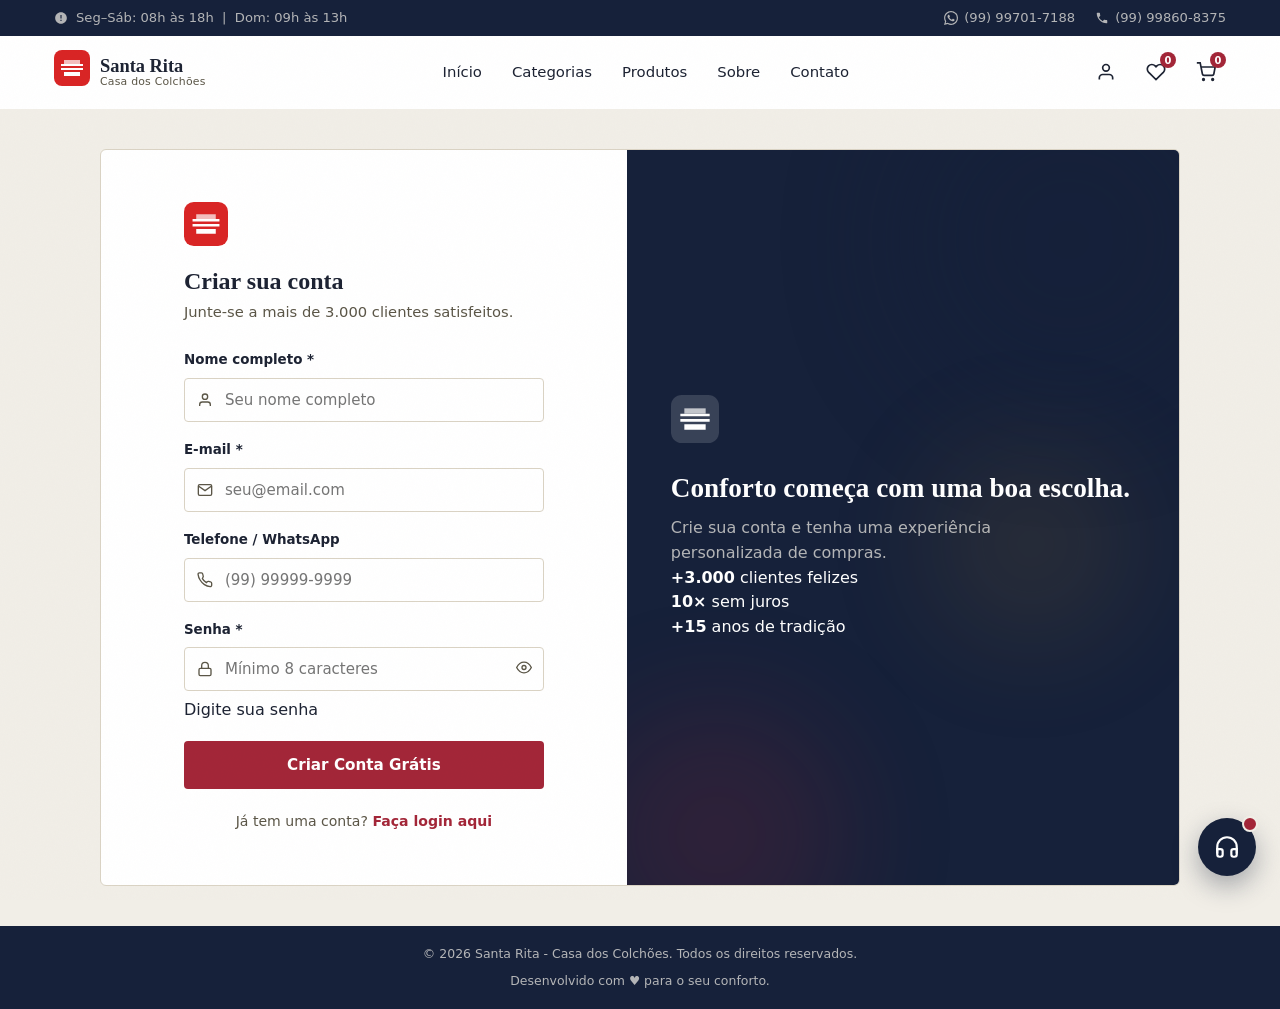
<file: cadastro.html>
<!DOCTYPE html>
<html lang="pt-BR">
<head>
  <meta charset="UTF-8" />
  <meta name="viewport" content="width=device-width, initial-scale=1.0" />
  <meta name="description" content="Criar conta — Santa Rita - Casa dos Colchões" />
  <title>Cadastro — Santa Rita - Casa dos Colchões</title>
  <link rel="preconnect" href="https://fonts.googleapis.com" />
  <link rel="preconnect" href="https://fonts.gstatic.com" crossorigin />
  <link href="https://fonts.googleapis.com/css2?family=Playfair+Display:wght@400;600;700&family=Inter:wght@300;400;500;600&display=swap" rel="stylesheet" />
  <link rel="stylesheet" href="style.css" />
  <link rel="stylesheet" href="enhancements.css" />
</head>
<body class="auth-page">

  <!-- ===== TOPBAR ===== -->
  <div class="topbar" role="banner" aria-label="Informações de atendimento">
    <div class="topbar__inner container">
      <span class="topbar__msg">
        <svg aria-hidden="true" width="14" height="14" viewBox="0 0 24 24" fill="currentColor"><path d="M12 2C6.48 2 2 6.48 2 12s4.48 10 10 10 10-4.48 10-10S17.52 2 12 2zm1 15h-2v-2h2v2zm0-4h-2V7h2v6z"/></svg>
        Seg–Sáb: 08h às 18h &nbsp;|&nbsp; Dom: 09h às 13h
      </span>
      <div class="topbar__contacts">
        <a href="https://wa.me/5599701-7188" class="topbar__phone" target="_blank" rel="noopener" aria-label="WhatsApp de vendas">
          <svg aria-hidden="true" width="14" height="14" viewBox="0 0 24 24" fill="currentColor"><path d="M17.472 14.382c-.297-.149-1.758-.867-2.03-.967-.273-.099-.471-.148-.67.15-.197.297-.767.966-.94 1.164-.173.199-.347.223-.644.075-.297-.15-1.255-.463-2.39-1.475-.883-.788-1.48-1.761-1.653-2.059-.173-.297-.018-.458.13-.606.134-.133.298-.347.446-.52.149-.174.198-.298.298-.497.099-.198.05-.371-.025-.52-.075-.149-.669-1.612-.916-2.207-.242-.579-.487-.5-.669-.51-.173-.008-.371-.01-.57-.01-.198 0-.52.074-.792.372-.272.297-1.04 1.016-1.04 2.479 0 1.462 1.065 2.875 1.213 3.074.149.198 2.096 3.2 5.077 4.487.709.306 1.262.489 1.694.625.712.227 1.36.195 1.871.118.571-.085 1.758-.719 2.006-1.413.248-.694.248-1.289.173-1.413-.074-.124-.272-.198-.57-.347m-5.421 7.403h-.004a9.87 9.87 0 01-5.031-1.378l-.361-.214-3.741.982.998-3.648-.235-.374a9.86 9.86 0 01-1.51-5.26c.001-5.45 4.436-9.884 9.888-9.884 2.64 0 5.122 1.03 6.988 2.898a9.825 9.825 0 012.893 6.994c-.003 5.45-4.437 9.884-9.885 9.884m8.413-18.297A11.815 11.815 0 0012.05 0C5.495 0 .16 5.335.157 11.892c0 2.096.547 4.142 1.588 5.945L.057 24l6.305-1.654a11.882 11.882 0 005.683 1.448h.005c6.554 0 11.89-5.335 11.893-11.893A11.821 11.821 0 0020.893 3.488"/></svg>
          (99) 99701-7188
        </a>
        <a href="tel:5599860-8375" class="topbar__phone" aria-label="Telefone da loja">
          <svg aria-hidden="true" width="14" height="14" viewBox="0 0 24 24" fill="currentColor"><path d="M6.62 10.79c1.44 2.83 3.76 5.14 6.59 6.59l2.2-2.2c.27-.27.67-.36 1.02-.24 1.12.37 2.33.57 3.57.57.55 0 1 .45 1 1V20c0 .55-.45 1-1 1-9.39 0-17-7.61-17-17 0-.55.45-1 1-1h3.5c.55 0 1 .45 1 1 0 1.25.2 2.45.57 3.57.11.35.03.74-.25 1.02l-2.2 2.2z"/></svg>
          (99) 99860-8375
        </a>
      </div>
    </div>
  </div>

  <!-- ===== HEADER ===== -->
  <header class="header" id="header" role="banner">
    <div class="header__inner container">
      <a href="index.html" class="header__logo" aria-label="Santa Rita - Casa dos Colchões - Página inicial">
        <span class="logo__icon" aria-hidden="true">
          <svg width="36" height="36" viewBox="0 0 36 36" fill="none">
            <rect width="36" height="36" rx="8" fill="#D92525"/>
            <path d="M7 14h22v2H7zM7 18h22v2H7zM10 22h16v4H10z" fill="white"/>
            <path d="M10 10h16v4H10z" fill="white" opacity=".7"/>
          </svg>
        </span>
        <span class="logo__text">
          <strong>Santa Rita</strong>
          <small>Casa dos Colchões</small>
        </span>
      </a>

      <nav class="header__nav" id="main-nav" aria-label="Navegação principal">
        <ul class="nav__list" role="list">
          <li><a href="index.html" class="nav__link">Início</a></li>
          <li><a href="index.html#categorias" class="nav__link">Categorias</a></li>
          <li><a href="index.html#vitrine" class="nav__link">Produtos</a></li>
          <li><a href="index.html#sobre" class="nav__link">Sobre</a></li>
          <li><a href="index.html#contato" class="nav__link">Contato</a></li>
          <li id="nav-dashboard-item" style="display:none"><a href="dashboard.html" class="nav__link nav__link--dash">Dashboard</a></li>
        </ul>
      </nav>

      <div class="header__actions" role="toolbar" aria-label="Ações do usuário">
        <div id="header-user-area"></div>
        <button class="action-btn" id="btn-favoritos" aria-label="Meus favoritos">
          <svg width="20" height="20" viewBox="0 0 24 24" fill="none" stroke="currentColor" stroke-width="2" aria-hidden="true"><path d="M20.84 4.61a5.5 5.5 0 0 0-7.78 0L12 5.67l-1.06-1.06a5.5 5.5 0 0 0-7.78 7.78l1.06 1.06L12 21.23l7.78-7.78 1.06-1.06a5.5 5.5 0 0 0 0-7.78z"/></svg>
          <span class="badge" id="badge-favoritos" aria-live="polite">0</span>
        </button>
        <button class="action-btn" id="btn-carrinho" aria-label="Carrinho de compras">
          <svg width="20" height="20" viewBox="0 0 24 24" fill="none" stroke="currentColor" stroke-width="2" aria-hidden="true"><circle cx="9" cy="21" r="1"/><circle cx="20" cy="21" r="1"/><path d="M1 1h4l2.68 13.39a2 2 0 0 0 2 1.61h9.72a2 2 0 0 0 2-1.61L23 6H6"/></svg>
          <span class="badge" id="badge-carrinho" aria-live="polite">0</span>
        </button>
        <button class="hamburger" id="hamburger" aria-label="Abrir menu" aria-expanded="false" aria-controls="main-nav">
          <span></span><span></span><span></span>
        </button>
      </div>
    </div>
  </header>

  <!-- ===== CONTEÚDO PRINCIPAL ===== -->
  <main class="auth-main" id="main-content">
    <div class="auth-split auth-split--reverse">

      <!-- Formulário -->
      <div class="auth-split__form">
        <div class="auth-form-wrap">
          <div class="auth-form__header">
            <div class="auth-form__logo" aria-hidden="true">
              <svg width="44" height="44" viewBox="0 0 36 36" fill="none">
                <rect width="36" height="36" rx="8" fill="#D92525"/>
                <path d="M7 14h22v2H7zM7 18h22v2H7zM10 22h16v4H10z" fill="white"/>
                <path d="M10 10h16v4H10z" fill="white" opacity=".7"/>
              </svg>
            </div>
            <h1 class="auth-form__titulo">Criar sua conta</h1>
            <p class="auth-form__sub">Junte-se a mais de 3.000 clientes satisfeitos.</p>
          </div>

          <form class="auth-form" id="form-cadastro-page" novalidate>

            <div class="field">
              <label for="cp-nome" class="field__label">Nome completo <span class="field__obrig" aria-hidden="true">*</span></label>
              <div class="field__wrap">
                <svg class="field__icon" width="16" height="16" viewBox="0 0 24 24" fill="none" stroke="currentColor" stroke-width="2" aria-hidden="true"><path d="M20 21v-2a4 4 0 0 0-4-4H8a4 4 0 0 0-4 4v2"/><circle cx="12" cy="7" r="4"/></svg>
                <input type="text" id="cp-nome" class="field__input field__input--icon" placeholder="Seu nome completo" autocomplete="name" required />
              </div>
            </div>

            <div class="field">
              <label for="cp-email" class="field__label">E-mail <span class="field__obrig" aria-hidden="true">*</span></label>
              <div class="field__wrap">
                <svg class="field__icon" width="16" height="16" viewBox="0 0 24 24" fill="none" stroke="currentColor" stroke-width="2" aria-hidden="true"><path d="M4 4h16c1.1 0 2 .9 2 2v12c0 1.1-.9 2-2 2H4c-1.1 0-2-.9-2-2V6c0-1.1.9-2 2-2z"/><polyline points="22,6 12,13 2,6"/></svg>
                <input type="email" id="cp-email" class="field__input field__input--icon" placeholder="seu@email.com" autocomplete="email" required />
              </div>
            </div>

            <div class="field">
              <label for="cp-tel" class="field__label">Telefone / WhatsApp</label>
              <div class="field__wrap">
                <svg class="field__icon" width="16" height="16" viewBox="0 0 24 24" fill="none" stroke="currentColor" stroke-width="2" aria-hidden="true"><path d="M22 16.92v3a2 2 0 0 1-2.18 2 19.79 19.79 0 0 1-8.63-3.07A19.5 19.5 0 0 1 4.69 12 19.79 19.79 0 0 1 1.61 3.5 2 2 0 0 1 3.6 1.3h3a2 2 0 0 1 2 1.72 12.84 12.84 0 0 0 .7 2.81 2 2 0 0 1-.45 2.11L8.09 9.91a16 16 0 0 0 6 6l1.27-1.27a2 2 0 0 1 2.11-.45 12.84 12.84 0 0 0 2.81.7A2 2 0 0 1 22 16.92z"/></svg>
                <input type="tel" id="cp-tel" class="field__input field__input--icon" placeholder="(99) 99999-9999" autocomplete="tel" />
              </div>
            </div>

            <div class="field">
              <label for="cp-senha" class="field__label">Senha <span class="field__obrig" aria-hidden="true">*</span></label>
              <div class="field__wrap">
                <svg class="field__icon" width="16" height="16" viewBox="0 0 24 24" fill="none" stroke="currentColor" stroke-width="2" aria-hidden="true"><rect x="3" y="11" width="18" height="11" rx="2" ry="2"/><path d="M7 11V7a5 5 0 0 1 10 0v4"/></svg>
                <input type="password" id="cp-senha" class="field__input field__input--icon" placeholder="Mínimo 8 caracteres" autocomplete="new-password" required minlength="8" />
                <button type="button" class="field__toggle-pw" id="cp-toggle-pw" aria-label="Mostrar/ocultar senha" tabindex="-1">
                  <svg width="16" height="16" viewBox="0 0 24 24" fill="none" stroke="currentColor" stroke-width="2" aria-hidden="true"><path d="M1 12s4-8 11-8 11 8 11 8-4 8-11 8-11-8-11-8z"/><circle cx="12" cy="12" r="3"/></svg>
                </button>
              </div>
              <!-- Barra de força da senha -->
              <div class="pwd-strength" id="pwd-strength" aria-live="polite">
                <div class="pwd-strength__bar">
                  <div class="pwd-strength__fill" id="pwd-fill"></div>
                </div>
                <span class="pwd-strength__label" id="pwd-label">Digite sua senha</span>
              </div>
            </div>

            <div class="auth-form__msg" id="cp-msg" role="alert" aria-live="polite" hidden></div>

            <button type="submit" class="btn btn--primario btn--full" id="cp-submit">
              Criar Conta Grátis
            </button>
          </form>

          <p class="auth-form__redirecionar">
            Já tem uma conta?
            <a href="login.html" class="auth-form__link">Faça login aqui</a>
          </p>
        </div>
      </div>

      <!-- Painel Visual -->
      <div class="auth-split__visual" aria-hidden="true">
        <div class="auth-split__visual-inner">
          <div class="auth-visual__badge">
            <svg width="48" height="48" viewBox="0 0 36 36" fill="none">
              <rect width="36" height="36" rx="8" fill="rgba(255,255,255,0.15)"/>
              <path d="M7 14h22v2H7zM7 18h22v2H7zM10 22h16v4H10z" fill="white"/>
              <path d="M10 10h16v4H10z" fill="white" opacity=".7"/>
            </svg>
          </div>
          <h2 class="auth-visual__titulo">Conforto começa com uma boa escolha.</h2>
          <p class="auth-visual__sub">Crie sua conta e tenha uma experiência personalizada de compras.</p>
          <div class="auth-visual__stats">
            <div class="auth-stat">
              <strong>+3.000</strong>
              <span>clientes felizes</span>
            </div>
            <div class="auth-stat">
              <strong>10×</strong>
              <span>sem juros</span>
            </div>
            <div class="auth-stat">
              <strong>+15</strong>
              <span>anos de tradição</span>
            </div>
          </div>
        </div>
      </div>
    </div>
  </main>

  <!-- ===== FOOTER ===== -->
  <footer class="footer footer--compact" role="contentinfo">
    <div class="container footer__bottom-inner">
      <p>&copy; <span class="ano-footer"></span> Santa Rita - Casa dos Colchões. Todos os direitos reservados.</p>
      <p>Desenvolvido com <span aria-label="amor">♥</span> para o seu conforto.</p>
    </div>
  </footer>

  <!-- ===== TOAST ===== -->
  <div class="toast-container" id="toast-container" aria-live="polite" aria-atomic="true"></div>

  <script src="script.js"></script>
  <script src="enhancements.js"></script>
  <script>
    document.addEventListener('DOMContentLoaded', () => {
      document.querySelectorAll('.ano-footer').forEach(el => el.textContent = new Date().getFullYear());
      initHeaderAuth();
      initHeaderNav();

      // Toggle senha
      document.getElementById('cp-toggle-pw')?.addEventListener('click', () => {
        const input = document.getElementById('cp-senha');
        input.type = input.type === 'password' ? 'text' : 'password';
      });

      // Barra de força da senha
      document.getElementById('cp-senha')?.addEventListener('input', (e) => {
        const v = e.target.value;
        const fill = document.getElementById('pwd-fill');
        const label = document.getElementById('pwd-label');
        let forca = 0;
        if (v.length >= 8) forca++;
        if (/[A-Z]/.test(v)) forca++;
        if (/[0-9]/.test(v)) forca++;
        if (/[^A-Za-z0-9]/.test(v)) forca++;

        const niveis = ['', 'Fraca', 'Razoável', 'Boa', 'Forte'];
        const cores  = ['', '#EF4444', '#F59E0B', '#3B82F6', '#22C55E'];

        fill.style.width = v.length ? `${forca * 25}%` : '0';
        fill.style.background = cores[forca] || 'transparent';
        label.textContent = v.length ? niveis[forca] || 'Fraca' : 'Digite sua senha';
      });

      // Submit cadastro
      document.getElementById('form-cadastro-page')?.addEventListener('submit', async (e) => {
        e.preventDefault();
        const nome  = document.getElementById('cp-nome').value.trim();
        const email = document.getElementById('cp-email').value.trim();
        const tel   = document.getElementById('cp-tel').value.trim();
        const senha = document.getElementById('cp-senha').value;
        const msg   = document.getElementById('cp-msg');
        const btn   = document.getElementById('cp-submit');

        if (!nome || !email || !senha) {
          exibirMensagemForm(msg, 'Preencha os campos obrigatórios (*).', 'erro'); return;
        }
        if (senha.length < 8) {
          exibirMensagemForm(msg, 'A senha deve ter no mínimo 8 caracteres.', 'erro'); return;
        }

        btn.textContent = 'Criando conta...';
        btn.disabled = true;

        try {
          const usuario = await Auth.cadastro({ nome, email, telefone: tel, senha, role: 'Cliente' });
          exibirMensagemForm(msg, `Conta criada! Bem-vindo, ${usuario.nome}! Redirecionando...`, 'sucesso');
          setTimeout(() => { window.location.href = 'index.html'; }, 1200);
        } catch (err) {
          exibirMensagemForm(msg, err.message, 'erro');
          btn.textContent = 'Criar Conta Grátis';
          btn.disabled = false;
        }
      });
    });

    function exibirMensagemForm(el, texto, tipo) {
      el.textContent = texto;
      el.className = `auth-form__msg auth-form__msg--${tipo}`;
      el.hidden = false;
    }
  </script>
</body>
</html>
</file>
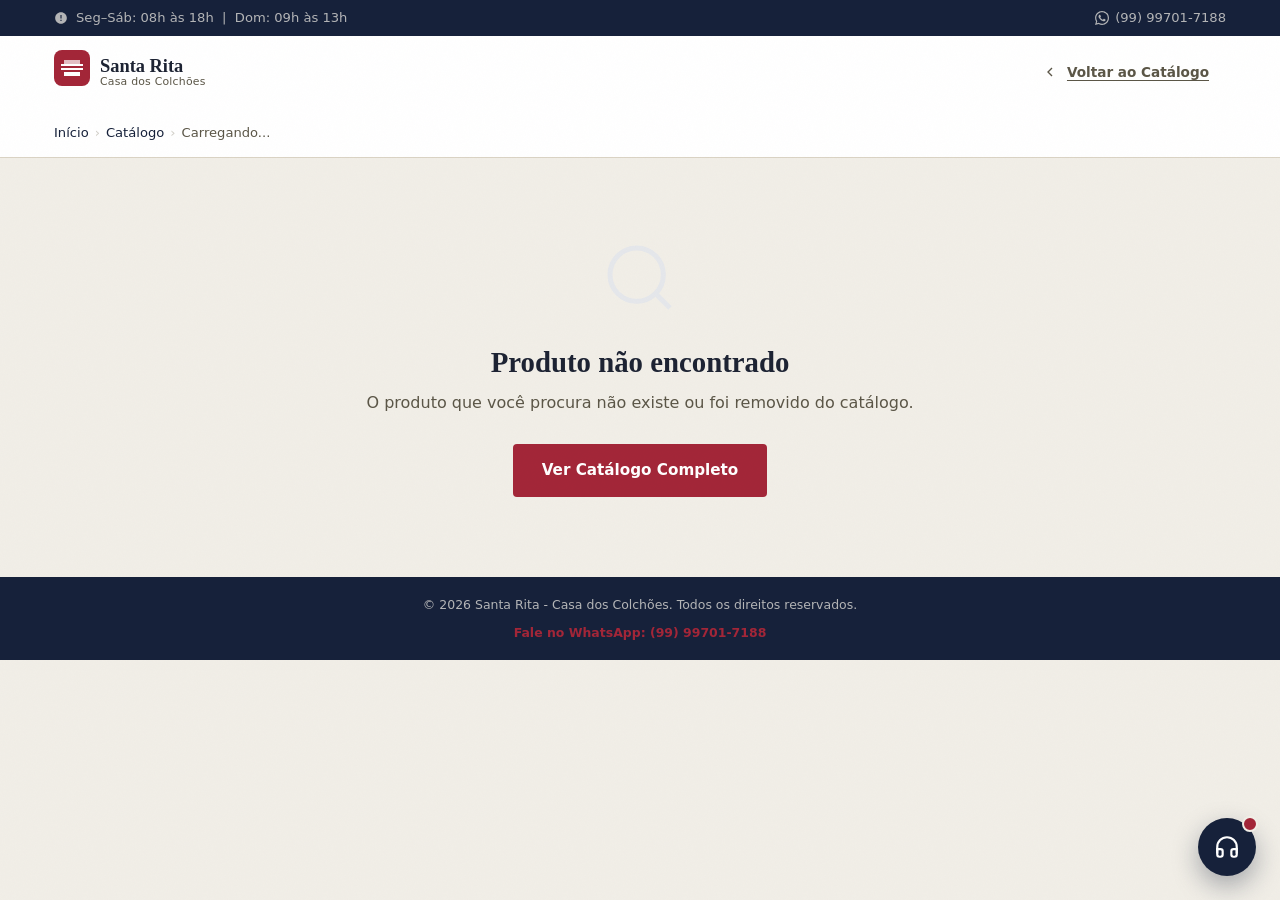
<file: produto.html>
<!DOCTYPE html>
<html lang="pt-BR">
<head>
  <meta charset="UTF-8" />
  <meta name="viewport" content="width=device-width, initial-scale=1.0" />
  <title>Detalhes do Produto — Santa Rita - Casa dos Colchões</title>
  <meta name="description" content="Veja todos os detalhes, especificações e fotos do produto. Santa Rita - Casa dos Colchões." />
  <link rel="preconnect" href="https://fonts.googleapis.com" />
  <link rel="preconnect" href="https://fonts.gstatic.com" crossorigin />
  <link href="https://fonts.googleapis.com/css2?family=Playfair+Display:wght@400;600;700&family=Inter:wght@300;400;500;600&display=swap" rel="stylesheet" />
  <link rel="stylesheet" href="style.css" />
  <link rel="stylesheet" href="enhancements.css" />
  <style>
    /* ===== PRODUTO PAGE — estilos exclusivos ===== */
    .prod-page {
      min-height: 100svh;
      background: var(--fundo-page);
    }

    /* Breadcrumb */
    .breadcrumb {
      padding: 14px 0;
      font-size: .82rem;
      color: var(--texto-muted);
      border-bottom: 1px solid var(--borda);
      background: var(--branco-puro);
    }
    .breadcrumb__inner {
      display: flex;
      align-items: center;
      gap: 6px;
      flex-wrap: wrap;
    }
    .breadcrumb a {
      color: var(--azul-santa-rita);
      font-weight: 500;
      transition: opacity .2s;
    }
    .breadcrumb a:hover { opacity: .75; }
    .breadcrumb__sep { opacity: .4; }
    .breadcrumb__atual { color: var(--texto-secundario); }

    /* Layout principal do produto */
    .prod-layout {
      display: grid;
      grid-template-columns: 1fr;
      gap: 40px;
      padding: 40px 0 64px;
    }
    @media (min-width: 860px) {
      .prod-layout {
        grid-template-columns: 1fr 1fr;
        gap: 56px;
        align-items: start;
      }
    }

    /* Galeria */
    .prod-galeria {
      position: sticky;
      top: 100px;
    }
    .prod-galeria__principal {
      width: 100%;
      aspect-ratio: 4/3;
      border-radius: var(--raio-lg);
      overflow: hidden;
      background: var(--fundo-cinza-claro);
      box-shadow: var(--sombra-md);
      margin-bottom: 16px;
    }
    .prod-galeria__principal img {
      width: 100%;
      height: 100%;
      object-fit: cover;
      transition: transform .5s ease;
    }
    .prod-galeria__principal:hover img { transform: scale(1.04); }

    .prod-galeria__thumbs {
      display: flex;
      gap: 10px;
    }
    .prod-galeria__thumb {
      width: 72px;
      height: 72px;
      border-radius: 8px;
      overflow: hidden;
      cursor: pointer;
      border: 2px solid transparent;
      transition: border-color .2s;
      flex-shrink: 0;
      background: var(--fundo-cinza-claro);
    }
    .prod-galeria__thumb img {
      width: 100%;
      height: 100%;
      object-fit: cover;
    }
    .prod-galeria__thumb.ativo { border-color: var(--primary-red); }
    .prod-galeria__thumb:hover { border-color: var(--azul-santa-rita); }

    /* Badge flutuante de tag */
    .prod-galeria__wrap {
      position: relative;
    }
    .prod-tag-badge {
      position: absolute;
      top: 16px;
      left: 16px;
      background: var(--primary-red);
      color: var(--branco-puro);
      font-size: .75rem;
      font-weight: 700;
      padding: 5px 12px;
      border-radius: 99px;
      text-transform: uppercase;
      letter-spacing: .07em;
      z-index: 2;
    }

    /* Info do produto */
    .prod-info {
      display: flex;
      flex-direction: column;
      gap: 0;
    }

    .prod-info__cat {
      font-size: .78rem;
      font-weight: 700;
      text-transform: uppercase;
      letter-spacing: .1em;
      color: var(--azul-santa-rita);
      margin-bottom: 10px;
    }

    .prod-info__titulo {
      font-family: var(--fonte-display);
      font-size: clamp(1.6rem, 3.5vw, 2.4rem);
      font-weight: 700;
      color: var(--texto-principal);
      line-height: 1.2;
      margin-bottom: 20px;
    }

    /* Preços */
    .prod-info__precos {
      background: linear-gradient(135deg, #fff8f8 0%, #fff 100%);
      border: 1.5px solid rgba(220,38,38,.15);
      border-radius: var(--raio);
      padding: 20px 24px;
      margin-bottom: 24px;
    }
    .prod-info__avista {
      font-size: 2.2rem;
      font-weight: 800;
      color: var(--primary-red);
      line-height: 1;
      margin-bottom: 6px;
    }
    .prod-info__parcelado {
      font-size: .9rem;
      color: var(--texto-secundario);
    }
    .prod-info__parcelado strong { color: var(--texto-principal); }

    /* Densidade badge */
    .prod-densidade {
      display: inline-flex;
      align-items: center;
      gap: 6px;
      background: var(--azul-santa-rita);
      color: var(--branco-puro);
      font-size: .78rem;
      font-weight: 700;
      padding: 5px 14px;
      border-radius: 99px;
      margin-bottom: 20px;
    }

    /* Descrição */
    .prod-info__descricao {
      font-size: .95rem;
      color: var(--texto-secundario);
      line-height: 1.8;
      margin-bottom: 24px;
      border-bottom: 1px solid var(--borda);
      padding-bottom: 24px;
    }

    /* Diferenciais */
    .prod-diferenciais {
      display: grid;
      grid-template-columns: 1fr 1fr;
      gap: 12px;
      margin-bottom: 24px;
    }
    .prod-diferencial {
      display: flex;
      align-items: center;
      gap: 8px;
      font-size: .85rem;
      color: var(--texto-secundario);
      background: var(--fundo-page);
      padding: 10px 14px;
      border-radius: 8px;
      border: 1px solid var(--borda);
    }
    .prod-diferencial svg { color: #16A34A; flex-shrink: 0; }

    /* Ficha técnica */
    .prod-ficha {
      margin-bottom: 28px;
    }
    .prod-ficha__titulo {
      font-size: .82rem;
      font-weight: 700;
      text-transform: uppercase;
      letter-spacing: .08em;
      color: var(--texto-muted);
      margin-bottom: 14px;
    }
    .prod-ficha__grid {
      display: grid;
      grid-template-columns: 1fr 1fr;
      gap: 0;
      border: 1px solid var(--borda);
      border-radius: var(--raio);
      overflow: hidden;
    }
    .prod-ficha__item {
      padding: 12px 16px;
      border-bottom: 1px solid var(--borda);
      border-right: 1px solid var(--borda);
    }
    .prod-ficha__item:nth-child(even) { border-right: none; }
    .prod-ficha__item:nth-last-child(-n+2) { border-bottom: none; }
    .prod-ficha__chave {
      font-size: .72rem;
      font-weight: 700;
      text-transform: uppercase;
      letter-spacing: .07em;
      color: var(--texto-muted);
      margin-bottom: 3px;
    }
    .prod-ficha__valor {
      font-size: .88rem;
      font-weight: 600;
      color: var(--texto-principal);
    }

    /* Ações */
    .prod-acoes {
      display: flex;
      flex-direction: column;
      gap: 12px;
    }
    .prod-acoes .btn {
      width: 100%;
      justify-content: center;
      padding: 16px 24px;
      font-size: 1rem;
    }

    /* Garantias strip */
    .prod-garantias {
      display: flex;
      gap: 24px;
      flex-wrap: wrap;
      padding: 20px 0;
      border-top: 1px solid var(--borda);
      margin-top: 24px;
    }
    .prod-garantia {
      display: flex;
      align-items: center;
      gap: 8px;
      font-size: .8rem;
      color: var(--texto-secundario);
    }
    .prod-garantia svg { color: var(--azul-santa-rita); }

    /* Seção produtos relacionados */
    .prod-relacionados {
      padding: 56px 0 80px;
      background: var(--fundo-page);
      border-top: 1px solid var(--borda);
    }

    /* Skeleton */
    .prod-skeleton {
      padding: 56px 0;
    }
    .prod-skeleton .skeleton-bloco {
      background: linear-gradient(90deg, #f0f0f0 25%, #e8e8e8 50%, #f0f0f0 75%);
      background-size: 200% 100%;
      animation: skeleton-anim 1.4s infinite;
      border-radius: var(--raio);
    }
    @keyframes skeleton-anim {
      from { background-position: 200% 0; }
      to   { background-position: -200% 0; }
    }

    /* Erro */
    .prod-erro {
      text-align: center;
      padding: 80px 24px;
    }
    .prod-erro h2 {
      font-family: var(--fonte-display);
      font-size: 1.8rem;
      margin-bottom: 12px;
      color: var(--texto-principal);
    }
    .prod-erro p {
      color: var(--texto-secundario);
      margin-bottom: 28px;
    }

    /* WhatsApp btn especial */
    .btn--whatsapp {
      background: #25D366;
      color: #fff;
      border-color: #25D366;
    }
    .btn--whatsapp:hover, .btn--whatsapp:focus-visible {
      background: #1EBE59;
      border-color: #1EBE59;
      transform: translateY(-2px);
      box-shadow: 0 6px 20px rgba(37,211,102,.35);
    }

    /* Responsivo mobile - galeria não sticky */
    @media (max-width: 859px) {
      .prod-galeria { position: static; }
    }
  </style>
</head>
<body class="prod-page">

  <!-- ===== TOPBAR ===== -->
  <div class="topbar" role="banner">
    <div class="topbar__inner container">
      <span class="topbar__msg">
        <svg aria-hidden="true" width="14" height="14" viewBox="0 0 24 24" fill="currentColor"><path d="M12 2C6.48 2 2 6.48 2 12s4.48 10 10 10 10-4.48 10-10S17.52 2 12 2zm1 15h-2v-2h2v2zm0-4h-2V7h2v6z"/></svg>
        Seg–Sáb: 08h às 18h &nbsp;|&nbsp; Dom: 09h às 13h
      </span>
      <div class="topbar__contacts">
        <a href="https://wa.me/5599701-7188" class="topbar__phone" target="_blank" rel="noopener">
          <svg aria-hidden="true" width="14" height="14" viewBox="0 0 24 24" fill="currentColor"><path d="M17.472 14.382c-.297-.149-1.758-.867-2.03-.967-.273-.099-.471-.148-.67.15-.197.297-.767.966-.94 1.164-.173.199-.347.223-.644.075-.297-.15-1.255-.463-2.39-1.475-.883-.788-1.48-1.761-1.653-2.059-.173-.297-.018-.458.13-.606.134-.133.298-.347.446-.52.149-.174.198-.298.298-.497.099-.198.05-.371-.025-.52-.075-.149-.669-1.612-.916-2.207-.242-.579-.487-.5-.669-.51-.173-.008-.371-.01-.57-.01-.198 0-.52.074-.792.372-.272.297-1.04 1.016-1.04 2.479 0 1.462 1.065 2.875 1.213 3.074.149.198 2.096 3.2 5.077 4.487.709.306 1.262.489 1.694.625.712.227 1.36.195 1.871.118.571-.085 1.758-.719 2.006-1.413.248-.694.248-1.289.173-1.413-.074-.124-.272-.198-.57-.347m-5.421 7.403h-.004a9.87 9.87 0 01-5.031-1.378l-.361-.214-3.741.982.998-3.648-.235-.374a9.86 9.86 0 01-1.51-5.26c.001-5.45 4.436-9.884 9.888-9.884 2.64 0 5.122 1.03 6.988 2.898a9.825 9.825 0 012.893 6.994c-.003 5.45-4.437 9.884-9.885 9.884m8.413-18.297A11.815 11.815 0 0012.05 0C5.495 0 .16 5.335.157 11.892c0 2.096.547 4.142 1.588 5.945L.057 24l6.305-1.654a11.882 11.882 0 005.683 1.448h.005c6.554 0 11.89-5.335 11.893-11.893A11.821 11.821 0 0020.893 3.488"/></svg>
          (99) 99701-7188
        </a>
      </div>
    </div>
  </div>

  <!-- ===== HEADER SIMPLIFICADO ===== -->
  <header class="header" id="header">
    <div class="header__inner container">
      <a href="index.html" class="header__logo" aria-label="Voltar à página inicial">
        <span class="logo__icon" aria-hidden="true">
          <svg width="36" height="36" viewBox="0 0 36 36" fill="none">
            <rect width="36" height="36" rx="8" fill="var(--primary-red)"/>
            <path d="M7 14h22v2H7zM7 18h22v2H7zM10 22h16v4H10z" fill="white"/>
            <path d="M10 10h16v4H10z" fill="white" opacity=".7"/>
          </svg>
        </span>
        <span class="logo__text">
          <strong>Santa Rita</strong>
          <small>Casa dos Colchões</small>
        </span>
      </a>
      <a href="index.html#vitrine" class="btn btn--ghost btn--sm" style="flex-shrink:0">
        <svg width="16" height="16" viewBox="0 0 24 24" fill="none" stroke="currentColor" stroke-width="2" aria-hidden="true"><polyline points="15 18 9 12 15 6"/></svg>
        Voltar ao Catálogo
      </a>
    </div>
  </header>

  <!-- ===== BREADCRUMB ===== -->
  <div class="breadcrumb">
    <div class="breadcrumb__inner container">
      <a href="index.html">Início</a>
      <span class="breadcrumb__sep" aria-hidden="true">›</span>
      <a href="index.html#vitrine">Catálogo</a>
      <span class="breadcrumb__sep" aria-hidden="true">›</span>
      <span class="breadcrumb__atual" id="breadcrumb-nome">Carregando...</span>
    </div>
  </div>

  <main id="prod-main">
    <!-- Conteúdo preenchido dinamicamente via JS -->
    <div class="container">
      <div class="prod-skeleton" id="prod-skeleton" aria-label="Carregando produto...">
        <div style="display:grid;grid-template-columns:1fr 1fr;gap:48px;padding:40px 0">
          <div>
            <div class="skeleton-bloco" style="height:380px;margin-bottom:16px"></div>
            <div style="display:flex;gap:10px">
              <div class="skeleton-bloco" style="width:72px;height:72px;border-radius:8px"></div>
              <div class="skeleton-bloco" style="width:72px;height:72px;border-radius:8px"></div>
              <div class="skeleton-bloco" style="width:72px;height:72px;border-radius:8px"></div>
            </div>
          </div>
          <div style="display:flex;flex-direction:column;gap:16px;padding-top:8px">
            <div class="skeleton-bloco" style="height:20px;width:120px"></div>
            <div class="skeleton-bloco" style="height:48px"></div>
            <div class="skeleton-bloco" style="height:100px;border-radius:10px"></div>
            <div class="skeleton-bloco" style="height:80px"></div>
            <div class="skeleton-bloco" style="height:56px;border-radius:10px"></div>
            <div class="skeleton-bloco" style="height:56px;border-radius:10px"></div>
          </div>
        </div>
      </div>
      <div id="prod-conteudo" hidden></div>
    </div>

    <!-- Produtos relacionados -->
    <div class="prod-relacionados" id="prod-relacionados" hidden>
      <div class="container">
        <header class="section-header">
          <h2 class="section-titulo">Você também pode gostar</h2>
          <p class="section-subtitulo">Outros produtos selecionados para você.</p>
        </header>
        <div class="vitrine__grid" id="prod-relacionados-grid" role="list"></div>
      </div>
    </div>
  </main>

  <!-- ===== FOOTER COMPACTO ===== -->
  <footer class="footer footer--compact" role="contentinfo">
    <div class="container footer__bottom-inner">
      <p>&copy; <span id="ano-footer"></span> Santa Rita - Casa dos Colchões. Todos os direitos reservados.</p>
      <p>
        <a href="https://wa.me/5599701-7188" style="color:var(--primary-red);font-weight:600" target="_blank" rel="noopener">
          Fale no WhatsApp: (99) 99701-7188
        </a>
      </p>
    </div>
  </footer>

  <!-- O botão flutuante de suporte (headset) é injetado automaticamente
       pelo enhancements.js no canto direito da tela. -->

    <script src="enhancements.js"></script>
  <script>
    'use strict';

    /* ===== BASE DE DADOS DE PRODUTOS (igual ao script.js principal) ===== */
    const PRODUTOS_MOCK = [
      { id:1, titulo:'Colchão Molas Pocket Premium D45', categoria:'colchao', catNome:'Colchões', preco:2890, destaque:true, tag:'Mais Vendido', densidade:'D45',
        img:'https://images.unsplash.com/photo-1555041469-a586c61ea9bc?w=900&q=80',
        descricao:'Colchão com sistema de molas ensacadas (Pocket), espuma D45 e pillow top com enchimento de fibra siliconada. Proporciona apoio independente para cada região do corpo, evitando o efeito de transferência de movimento — ideal para casais.',
        diferenciais:['Tecnologia Molas Pocket','Espuma Premium D45','Pillow Top com Fibra Siliconada','Capa com Toque Seda','Garantia 5 anos'],
        specs:{ 'Tecnologia':'Molas Pocket', 'Densidade':'D45', 'Revestimento':'Toque Seda', 'Tamanho':'Casal (138×188 cm)', 'Altura':'28 cm', 'Garantia':'5 anos' } },
      { id:2, titulo:'Cama Box Baú Queen Size Cinza', categoria:'cama', catNome:'Cama', preco:1790, destaque:true, tag:'Lançamento', densidade:null,
        img:'https://images.unsplash.com/photo-1522771739844-6a9f6d5f14af?w=900&q=80',
        descricao:'Base box com baú em tecido suede cinza grafite de alta durabilidade. Estrutura robusta em MDF de 15mm com pés cromados ajustáveis e sistema de abertura por pistão a gás silencioso — uma solução elegante para quem precisa de espaço extra de armazenamento.',
        diferenciais:['Baú com 300L de capacidade','Abertura fácil por pistão a gás','MDF 15mm anti-umidade','Pés cromados ajustáveis','Garantia 2 anos'],
        specs:{ 'Material':'MDF 15mm + Suede', 'Cor':'Cinza Grafite', 'Abertura':'Pistão a gás', 'Tamanho':'Queen (158×198 cm)', 'Capacidade do Baú':'300 litros', 'Garantia':'2 anos' } },
      { id:3, titulo:'Sofá Retrátil 3 Lugares Veludo', categoria:'sofa', catNome:'Sofá', preco:3490, destaque:true, tag:'Oferta', densidade:'D33',
        img:'https://images.unsplash.com/photo-1555041469-a586c61ea9bc?w=900&q=80',
        descricao:'Sofá retrátil e reclinável 3 lugares em veludo premium de alta gramatura. Espuma D33 nos assentos com molas ensacadas, madeira maciça de eucalipto na estrutura e pés em madeira escurecida com acabamento em verniz fosco.',
        diferenciais:['Veludo premium antipelúcia','Espuma D33 certificada','Estrutura em madeira maciça','Mecanismo retrátil e reclinável','Garantia 1 ano'],
        specs:{ 'Tecido':'Veludo Premium', 'Espuma':'D33', 'Mecanismo':'Retrátil e reclinável', 'Largura':'220 cm', 'Profundidade':'95 cm', 'Garantia':'1 ano' } },
      { id:4, titulo:'Cabeceira Estofada Dubai King', categoria:'cabeceira', catNome:'Cabeceira', preco:980, destaque:true, tag:null, densidade:null,
        img:'https://images.unsplash.com/photo-1631049307264-da0ec9d70304?w=900&q=80',
        descricao:'Cabeceira estofada com capitonê em couro sintético marrom de alta qualidade, resistente a arranhões e de fácil limpeza. Painel com iluminação LED warm integrada e estrutura em MDF com suporte de parede incluso.',
        diferenciais:['Couro ecológico antiarranhão','LED warm integrado','Estrutura MDF 15mm','Suporte para parede incluso','Garantia 1 ano'],
        specs:{ 'Tecido':'Couro Ecológico', 'Detalhe':'Capitonê', 'Iluminação':'LED Warm 3000K', 'Tamanho':'King (193 cm)', 'Altura':'130 cm', 'Garantia':'1 ano' } },
      { id:5, titulo:'Puff Redondo Ottoman Premium', categoria:'puff', catNome:'Puff', preco:540, destaque:true, tag:null, densidade:null,
        img:'https://images.unsplash.com/photo-1555041469-a586c61ea9bc?w=900&q=80',
        descricao:'Puff redondo estofado em veludo rosê com estrutura em madeira de lei lacada. Multi-uso: perfeito como pé de descanso, mesinha de apoio ou assento extra. Espuma D26 de alta resistência.',
        diferenciais:['Veludo lavável','Estrutura madeira de lei','Multi-uso','Espuma D26 resistente','Capacidade 150 kg'],
        specs:{ 'Tecido':'Veludo', 'Cor':'Rosê Champagne', 'Diâmetro':'60 cm', 'Altura':'38 cm', 'Espuma':'D26', 'Capacidade':'150 kg' } },
      { id:6, titulo:'Travesseiro NASA Viscoelástico', categoria:'travesseiro', catNome:'Travesseiro', preco:289, destaque:true, tag:'Top Avaliado', densidade:'D55',
        img:'https://images.unsplash.com/photo-1567538096630-e0c55bd6374c?w=900&q=80',
        descricao:'Travesseiro em espuma viscoelástica com efeito memória (memory foam) de densidade D55. Absorve e distribui a pressão da cabeça e pescoço, reduzindo dores cervicais. Capa removível em mistura de bambu com algodão, macia e antibacteriana.',
        diferenciais:['Memory Foam densidade D55','Capa de bambu + algodão','Capa removível e lavável','Antibacteriano e antialérgico','Indicado por fisioterapeutas'],
        specs:{ 'Material':'Memory Foam', 'Capa':'Bambu + Algodão', 'Altura':'12 cm', 'Densidade':'D55', 'Largura':'50 cm', 'Comprimento':'70 cm' } },
      { id:7, titulo:'Almofada Decorativa Kit 3 Peças', categoria:'almofada', catNome:'Almofada', preco:199, destaque:true, tag:null, densidade:null,
        img:'https://images.unsplash.com/photo-1555041469-a586c61ea9bc?w=900&q=80',
        descricao:'Kit com 3 almofadas decorativas em tecidos diferentes: veludo, linho e chenille. Enchimento em fibra siliconada antialérgica de alta resiliência. Capas removíveis e laváveis na máquina. Combinação perfeita para ambientes modernos e aconchegantes.',
        diferenciais:['3 tecidos exclusivos','Fibra antialérgica','Capas laváveis na máquina','Alta resiliência','Resistente ao desbotamento'],
        specs:{ 'Tecidos':'Veludo, Linho, Chenille', 'Enchimento':'Fibra siliconada', 'Tamanhos':'45×45 / 40×60 cm', 'Capas':'Removíveis e laváveis', 'Peças':'3 unidades' } },
      { id:8, titulo:'Poltrona Decorativa Eames Retrô', categoria:'poltrona', catNome:'Poltrona', preco:1290, destaque:true, tag:'Exclusivo', densidade:'D28',
        img:'https://images.unsplash.com/photo-1555041469-a586c61ea9bc?w=900&q=80',
        descricao:'Poltrona com design clássico inspirado no estilo mid-century. Base giratória em madeira escurecida com verniz satiné, assento e encosto em couro PU caramelo com espuma D28 de alta densidade.',
        diferenciais:['Design mid-century autêntico','Couro PU de alta qualidade','Base giratória 360°','Espuma D28 confortável','Garantia 1 ano'],
        specs:{ 'Estilo':'Mid-Century Modern', 'Estofamento':'Couro PU', 'Cor':'Caramelo', 'Base':'Madeira giratória', 'Espuma':'D28', 'Garantia':'1 ano' } },
      { id:9, titulo:'Colchão Ortopédico D33 Casal', categoria:'colchao', catNome:'Colchões', preco:1490, destaque:false, tag:'Ortopédico', densidade:'D33',
        img:'https://images.unsplash.com/photo-1567538096630-e0c55bd6374c?w=900&q=80',
        descricao:'Colchão ortopédico com molas bonell e espuma D33 lateral. Capa em malha antialérgica com tratamento antibactericida. Ideal para quem sofre de dores nas costas.',
        diferenciais:['Molas Bonell ortopédicas','Espuma D33 lateral','Tratamento antibacteriano','Capa antialérgica','Garantia 3 anos'],
        specs:{ 'Tecnologia':'Molas Bonell', 'Densidade':'D33', 'Tratamento':'Antibacteriano', 'Tamanho':'Casal (138×188 cm)', 'Altura':'22 cm', 'Garantia':'3 anos' } },
      { id:10, titulo:'Sofá Chaise Long Canto Direito', categoria:'sofa', catNome:'Sofá', preco:4890, destaque:false, tag:null, densidade:'D26',
        img:'https://images.unsplash.com/photo-1555041469-a586c61ea9bc?w=900&q=80',
        descricao:'Sofá com chaise no canto direito em tecido suede grafite. Espuma D26 nos assentos com pés palito em madeira natural. Perfeito para salas grandes.',
        diferenciais:['Chaise long integrada','Suede antipelúcia','Pés em madeira natural','Espuma D26','Garantia 1 ano'],
        specs:{ 'Tecido':'Suede Grafite', 'Espuma':'D26', 'Pés':'Madeira natural', 'Largura total':'295 cm', 'Profundidade':'170 cm', 'Garantia':'1 ano' } },
      { id:11, titulo:'Cama Infantil Proteção Total', categoria:'cama', catNome:'Cama', preco:1190, destaque:false, tag:'Infantil', densidade:null,
        img:'https://images.unsplash.com/photo-1522771739844-6a9f6d5f14af?w=900&q=80',
        descricao:'Cama infantil com grades de proteção laterais em MDF lacado. Sem arestas vivas, pinturas atóxicas e certificação INMETRO. Disponível em rosa, azul e branco.',
        diferenciais:['Grades de proteção laterais','Pintura atóxica certificada','INMETRO','Sem arestas vivas','Garantia 2 anos'],
        specs:{ 'Material':'MDF Lacado', 'Pintura':'Atóxica', 'Proteção':'Grades laterais', 'Tamanho':'Solteiro (88×188 cm)', 'Certificação':'INMETRO' } },
      { id:12, titulo:'Cabeceira Painel Ripado Natural', categoria:'cabeceira', catNome:'Cabeceira', preco:1380, destaque:false, tag:'Tendência', densidade:null,
        img:'https://images.unsplash.com/photo-1631049307264-da0ec9d70304?w=900&q=80',
        descricao:'Painel ripado em madeira tauari natural com acabamento cerúleo. Montagem fácil na parede, inclui iluminação LED warm integrada nas bordas.',
        diferenciais:['Madeira tauari natural','LED warm 3000K incluso','Montagem sem obra','Acabamento cerúleo exclusivo','Garantia 1 ano'],
        specs:{ 'Material':'Tauari Natural', 'Acabamento':'Cerúleo', 'LED':'Warm 3000K', 'Largura':'200 cm', 'Altura':'120 cm' } },
    ];

    const WHATSAPP = '5599701-7188';

    const formatarPreco = (v) =>
      new Intl.NumberFormat('pt-BR', { style:'currency', currency:'BRL' }).format(v);

    /* ===== CAPTURAR ID DA URL ===== */
    const params = new URLSearchParams(window.location.search);
    const produtoId = Number(params.get('id'));
    const produto = PRODUTOS_MOCK.find(p => p.id === produtoId);

    /* ===== RENDERIZAR ===== */
    document.addEventListener('DOMContentLoaded', () => {
      document.getElementById('ano-footer').textContent = new Date().getFullYear();

      // Scroll para o topo
      window.scrollTo(0, 0);

      const skeleton  = document.getElementById('prod-skeleton');
      const conteudo  = document.getElementById('prod-conteudo');
      const relacionadosWrap = document.getElementById('prod-relacionados');

      // Simula loading mínimo para UX
      setTimeout(() => {
        skeleton.hidden = true;

        if (!produto) {
          conteudo.hidden = false;
          conteudo.innerHTML = `
            <div class="prod-erro">
              <svg width="80" height="80" viewBox="0 0 24 24" fill="none" stroke="currentColor" stroke-width="1.5" style="color:#E5E7EB;margin:0 auto 20px"><circle cx="11" cy="11" r="8"/><line x1="21" y1="21" x2="16.65" y2="16.65"/></svg>
              <h2>Produto não encontrado</h2>
              <p>O produto que você procura não existe ou foi removido do catálogo.</p>
              <a href="index.html#vitrine" class="btn btn--primario">Ver Catálogo Completo</a>
            </div>`;
          return;
        }

        // Atualizar meta/título
        document.title = `${produto.titulo} — Santa Rita - Casa dos Colchões`;
        document.querySelector('meta[name="description"]').content =
          `${produto.titulo} por ${formatarPreco(produto.preco)}. ${produto.descricao.substring(0, 120)}...`;

        // Breadcrumb
        document.getElementById('breadcrumb-nome').textContent = produto.titulo;

        // Imagens adicionais (usamos variações da mesma URL com parâmetros diferentes para demo)
        const imgs = [
          produto.img,
          produto.img.replace('w=900', 'w=900').replace('q=80', 'q=75'),
          produto.img.replace('w=900', 'w=900').replace('q=80', 'q=70'),
        ];

        // Specs HTML
        const specsHTML = Object.entries(produto.specs || {}).map(([k, v]) => `
          <div class="prod-ficha__item">
            <div class="prod-ficha__chave">${k}</div>
            <div class="prod-ficha__valor">${v}</div>
          </div>`).join('');

        // Diferenciais HTML
        const difsHTML = (produto.diferenciais || []).map(d => `
          <div class="prod-diferencial">
            <svg width="16" height="16" viewBox="0 0 24 24" fill="none" stroke="currentColor" stroke-width="2.5" aria-hidden="true"><polyline points="20 6 9 17 4 12"/></svg>
            ${d}
          </div>`).join('');

        // Badge densidade
        const densidadeHTML = produto.densidade ? `
          <div class="prod-densidade">
            <svg width="14" height="14" viewBox="0 0 24 24" fill="none" stroke="currentColor" stroke-width="2" aria-hidden="true"><rect x="3" y="3" width="18" height="18" rx="2"/><path d="M9 9h6M9 12h6M9 15h4"/></svg>
            Densidade: ${produto.densidade}
          </div>` : '';

        // Mensagem WhatsApp personalizada
        const msgWA = encodeURIComponent(
          `Olá! Vi o produto *${produto.titulo}* no site de vocês e gostaria de mais informações e disponibilidade de estoque. Preço: ${formatarPreco(produto.preco)}`
        );
        const msgCompraWA = encodeURIComponent(
          `Olá! Quero comprar o *${produto.titulo}* (${formatarPreco(produto.preco)}). Podem me ajudar com as formas de pagamento e prazo de entrega?`
        );

        conteudo.hidden = false;
        conteudo.innerHTML = `
          <div class="prod-layout">

            <!-- Galeria -->
            <div class="prod-galeria">
              <div class="prod-galeria__wrap">
                ${produto.tag ? `<div class="prod-tag-badge">${produto.tag}</div>` : ''}
                <div class="prod-galeria__principal" id="galeria-principal">
                  <img src="${imgs[0]}" alt="${produto.titulo}" width="900" height="675" id="img-principal" />
                </div>
              </div>
              <div class="prod-galeria__thumbs" role="list" aria-label="Outras fotos do produto">
                ${imgs.map((src, i) => `
                  <div class="prod-galeria__thumb${i===0?' ativo':''}" role="listitem" tabindex="0"
                    onclick="trocarFoto('${src}', this)"
                    onkeydown="if(event.key==='Enter'||event.key===' ')trocarFoto('${src}',this)"
                    aria-label="Ver foto ${i+1}">
                    <img src="${src}" alt="${produto.titulo} — foto ${i+1}" loading="lazy" />
                  </div>`).join('')}
              </div>
            </div>

            <!-- Info -->
            <div class="prod-info">
              <div class="prod-info__cat">${produto.catNome}</div>
              <h1 class="prod-info__titulo">${produto.titulo}</h1>

              ${densidadeHTML}

              <div class="prod-info__precos">
                <div class="prod-info__avista">${formatarPreco(produto.preco)}</div>
                <div class="prod-info__parcelado">
                  ou <strong>10× de ${formatarPreco(produto.preco / 10)}</strong> sem juros no cartão
                </div>
              </div>

              <p class="prod-info__descricao">${produto.descricao}</p>

              <div class="prod-diferenciais">${difsHTML}</div>

              <div class="prod-ficha">
                <div class="prod-ficha__titulo">Ficha Técnica</div>
                <div class="prod-ficha__grid">${specsHTML}</div>
              </div>

              <div class="prod-acoes">
                <a
                  href="https://wa.me/${WHATSAPP}?text=${msgCompraWA}"
                  class="btn btn--primario"
                  target="_blank" rel="noopener"
                  aria-label="Comprar ${produto.titulo} via WhatsApp"
                >
                  <svg width="20" height="20" viewBox="0 0 24 24" fill="currentColor" aria-hidden="true"><path d="M17.472 14.382c-.297-.149-1.758-.867-2.03-.967-.273-.099-.471-.148-.67.15-.197.297-.767.966-.94 1.164-.173.199-.347.223-.644.075-.297-.15-1.255-.463-2.39-1.475-.883-.788-1.48-1.761-1.653-2.059-.173-.297-.018-.458.13-.606.134-.133.298-.347.446-.52.149-.174.198-.298.298-.497.099-.198.05-.371-.025-.52-.075-.149-.669-1.612-.916-2.207-.242-.579-.487-.5-.669-.51-.173-.008-.371-.01-.57-.01-.198 0-.52.074-.792.372-.272.297-1.04 1.016-1.04 2.479 0 1.462 1.065 2.875 1.213 3.074.149.198 2.096 3.2 5.077 4.487.709.306 1.262.489 1.694.625.712.227 1.36.195 1.871.118.571-.085 1.758-.719 2.006-1.413.248-.694.248-1.289.173-1.413-.074-.124-.272-.198-.57-.347m-5.421 7.403h-.004a9.87 9.87 0 01-5.031-1.378l-.361-.214-3.741.982.998-3.648-.235-.374a9.86 9.86 0 01-1.51-5.26c.001-5.45 4.436-9.884 9.888-9.884 2.64 0 5.122 1.03 6.988 2.898a9.825 9.825 0 012.893 6.994c-.003 5.45-4.437 9.884-9.885 9.884m8.413-18.297A11.815 11.815 0 0012.05 0C5.495 0 .16 5.335.157 11.892c0 2.096.547 4.142 1.588 5.945L.057 24l6.305-1.654a11.882 11.882 0 005.683 1.448h.005c6.554 0 11.89-5.335 11.893-11.893A11.821 11.821 0 0020.893 3.488"/></svg>
                  Comprar via WhatsApp
                </a>
                <a
                  href="https://wa.me/${WHATSAPP}?text=${msgWA}"
                  class="btn btn--whatsapp"
                  target="_blank" rel="noopener"
                >
                  <svg width="18" height="18" viewBox="0 0 24 24" fill="currentColor" aria-hidden="true"><path d="M17.472 14.382c-.297-.149-1.758-.867-2.03-.967-.273-.099-.471-.148-.67.15-.197.297-.767.966-.94 1.164-.173.199-.347.223-.644.075-.297-.15-1.255-.463-2.39-1.475-.883-.788-1.48-1.761-1.653-2.059-.173-.297-.018-.458.13-.606.134-.133.298-.347.446-.52.149-.174.198-.298.298-.497.099-.198.05-.371-.025-.52-.075-.149-.669-1.612-.916-2.207-.242-.579-.487-.5-.669-.51-.173-.008-.371-.01-.57-.01-.198 0-.52.074-.792.372-.272.297-1.04 1.016-1.04 2.479 0 1.462 1.065 2.875 1.213 3.074.149.198 2.096 3.2 5.077 4.487.709.306 1.262.489 1.694.625.712.227 1.36.195 1.871.118.571-.085 1.758-.719 2.006-1.413.248-.694.248-1.289.173-1.413-.074-.124-.272-.198-.57-.347m-5.421 7.403h-.004a9.87 9.87 0 01-5.031-1.378l-.361-.214-3.741.982.998-3.648-.235-.374a9.86 9.86 0 01-1.51-5.26c.001-5.45 4.436-9.884 9.888-9.884 2.64 0 5.122 1.03 6.988 2.898a9.825 9.825 0 012.893 6.994c-.003 5.45-4.437 9.884-9.885 9.884m8.413-18.297A11.815 11.815 0 0012.05 0C5.495 0 .16 5.335.157 11.892c0 2.096.547 4.142 1.588 5.945L.057 24l6.305-1.654a11.882 11.882 0 005.683 1.448h.005c6.554 0 11.89-5.335 11.893-11.893A11.821 11.821 0 0020.893 3.488"/></svg>
                  Tirar Dúvidas no WhatsApp
                </a>
                <a href="index.html#vitrine" class="btn btn--outline-dark">
                  <svg width="16" height="16" viewBox="0 0 24 24" fill="none" stroke="currentColor" stroke-width="2" aria-hidden="true"><polyline points="15 18 9 12 15 6"/></svg>
                  Ver mais produtos
                </a>
              </div>

              <div class="prod-garantias">
                <div class="prod-garantia">
                  <svg width="18" height="18" viewBox="0 0 24 24" fill="none" stroke="currentColor" stroke-width="2"><path d="M12 22s8-4 8-10V5l-8-3-8 3v7c0 6 8 10 8 10z"/></svg>
                  Produto Certificado
                </div>
                <div class="prod-garantia">
                  <svg width="18" height="18" viewBox="0 0 24 24" fill="none" stroke="currentColor" stroke-width="2"><rect x="1" y="3" width="15" height="13"/><path d="M16 8h4l3 3v5h-7V8z"/><circle cx="5.5" cy="18.5" r="2.5"/><circle cx="18.5" cy="18.5" r="2.5"/></svg>
                  Entrega Grátis na Cidade
                </div>
                <div class="prod-garantia">
                  <svg width="18" height="18" viewBox="0 0 24 24" fill="none" stroke="currentColor" stroke-width="2"><polyline points="23 4 23 10 17 10"/><path d="M20.49 15a9 9 0 1 1-2.12-9.36L23 10"/></svg>
                  Troca em 30 dias
                </div>
                <div class="prod-garantia">
                  <svg width="18" height="18" viewBox="0 0 24 24" fill="none" stroke="currentColor" stroke-width="2"><rect x="2" y="5" width="20" height="14" rx="2"/><line x1="2" y1="10" x2="22" y2="10"/></svg>
                  10× sem juros
                </div>
              </div>
            </div>

          </div>
        `;

        // Produtos relacionados (mesma categoria, excluindo o atual)
        const relacionados = PRODUTOS_MOCK
          .filter(p => p.categoria === produto.categoria && p.id !== produto.id)
          .slice(0, 4);

        if (relacionados.length > 0) {
          relacionadosWrap.hidden = false;
          const grid = document.getElementById('prod-relacionados-grid');
          grid.innerHTML = relacionados.map(p => `
            <article class="produto-card" role="listitem" style="cursor:pointer" onclick="window.location.href='produto.html?id=${p.id}'" aria-label="${p.titulo} — ${formatarPreco(p.preco)}">
              <div class="produto-card__img-wrap">
                <img src="${p.img}" alt="${p.titulo}" loading="lazy" width="600" height="450" />
                ${p.tag ? `<span class="produto-card__tag">${p.tag}</span>` : ''}
              </div>
              <div class="produto-card__corpo">
                <p class="produto-card__cat">${p.catNome}</p>
                <h3 class="produto-card__titulo">${p.titulo}</h3>
                <div class="produto-card__precos">
                  <div class="produto-card__avista">${formatarPreco(p.preco)}</div>
                  <div class="produto-card__parcelado">ou 10× de ${formatarPreco(p.preco/10)} sem juros</div>
                </div>
                <div class="produto-card__ver" aria-hidden="true">
                  Ver detalhes
                  <svg width="14" height="14" viewBox="0 0 24 24" fill="none" stroke="currentColor" stroke-width="2"><polyline points="9 18 15 12 9 6"/></svg>
                </div>
              </div>
            </article>`).join('');
        }

      }, 600);
    });

    /* ===== Troca de foto na galeria ===== */
    function trocarFoto(src, thumbEl) {
      const imgPrincipal = document.getElementById('img-principal');
      if (imgPrincipal) imgPrincipal.src = src;
      document.querySelectorAll('.prod-galeria__thumb').forEach(t => t.classList.remove('ativo'));
      thumbEl.classList.add('ativo');
    }
  </script>
</body>
</html>
</file>
<file: style.css>
/* ================================================
   SANTA RITA — CASA DOS COLCHÕES
   style.css — sistema de base do site
   Tipografia: Fraunces (display) + Work Sans (corpo)
   ================================================ */

*, *::before, *::after { box-sizing: border-box; margin: 0; padding: 0; }

:root {
  /* ===== PALETA ===== */
  --tinta:          #1D2333;   /* texto principal / profundidade */
  --marinho:        #16213A;   /* faixas escuras */
  --marinho-2:      #1E2E4C;
  --vermelho:       #A32638;   /* vermelho-tijolo da marca */
  --vermelho-escuro:#7E1C2A;
  --papel:          #F1EEE7;   /* fundo neutro quente */
  --papel-2:        #E9E4D8;
  --branco:         #FFFFFF;
  --latao:          #A9812F;   /* detalhe raro */
  --linha:          #DAD3C4;   /* bordas finas sobre papel */
  --linha-escura:   rgba(255,255,255,.14);
  --texto-suave:    #5B5647;
  --texto-claro:    rgba(241,238,231,.72);

  /* aliases usados por outras páginas/JS legado */
  --azul-santa-rita: var(--marinho);
  --primary-red: var(--vermelho);
  --primary-red-hover: var(--vermelho-escuro);
  --primary-red-light: #F6E7E7;
  --branco-puro: var(--branco);
  --fundo-cinza-claro: var(--papel);
  --fundo-page: var(--papel);
  --fundo-stats: var(--marinho);
  --fundo-vitrine: var(--branco);
  --fundo-cta: var(--marinho);
  --texto-principal: var(--tinta);
  --texto-secundario: var(--texto-suave);
  --texto-muted: #8B8574;
  --borda: var(--linha);

  /* ===== TIPOGRAFIA ===== */
  --fonte-display: 'Fraunces', Georgia, serif;
  --fonte-corpo:   'Work Sans', system-ui, -apple-system, sans-serif;

  /* ===== LAYOUT ===== */
  --raio:      4px;
  --raio-lg:   6px;
  --container: 1220px;
  --espaco-secao: clamp(56px, 8vw, 108px);

  /* ===== SOMBRA (uso raro, só em elevação real: modal, drawer) ===== */
  --sombra-sm: 0 1px 3px rgba(29,35,51,.10);
  --sombra-md: 0 8px 24px rgba(29,35,51,.14);
  --sombra-lg: 0 20px 48px rgba(29,35,51,.22);

  --transicao: all .22s cubic-bezier(.4,0,.2,1);
}

html { scroll-behavior: smooth; font-size: 16px; }

@media (prefers-reduced-motion: reduce) {
  html { scroll-behavior: auto; }
  *, *::before, *::after { animation-duration: .01ms !important; animation-iteration-count: 1 !important; transition-duration: .01ms !important; }
}

body {
  font-family: var(--fonte-corpo);
  color: var(--tinta);
  background: var(--papel);
  line-height: 1.55;
  -webkit-font-smoothing: antialiased;
  overflow-x: hidden;
}

img { max-width: 100%; display: block; }
a { color: inherit; text-decoration: none; }
button { font-family: inherit; cursor: pointer; background: none; border: none; color: inherit; }
ul[role="list"] { list-style: none; }
address { font-style: normal; }
input, select { font-family: inherit; }

:focus-visible {
  outline: 2px solid var(--vermelho);
  outline-offset: 2px;
}

.container { max-width: var(--container); margin-inline: auto; padding-inline: 24px; }

h1, h2, h3, h4 { font-family: var(--fonte-display); font-weight: 600; line-height: 1.14; color: var(--tinta); }

.section-header { max-width: 620px; margin-bottom: 40px; }
.section-titulo { font-size: clamp(1.65rem, 3vw, 2.35rem); letter-spacing: -.01em; }
.section-subtitulo { margin-top: 10px; color: var(--texto-suave); font-size: 1.02rem; max-width: 60ch; }

section { padding-block: var(--espaco-secao); }

/* ================================================
   BOTÕES
   ================================================ */
.btn {
  display: inline-flex;
  align-items: center;
  justify-content: center;
  gap: 9px;
  padding: 14px 28px;
  font-size: .95rem;
  font-weight: 600;
  border-radius: var(--raio);
  border: 1px solid transparent;
  transition: var(--transicao);
  white-space: nowrap;
}
.btn--primario { background: var(--vermelho); color: var(--branco); }
.btn--primario:hover { background: var(--vermelho-escuro); }
.btn--outline { border-color: var(--linha-escura); color: var(--branco); }
.btn--outline:hover { background: rgba(255,255,255,.1); }
.btn--outline-dark { border-color: var(--tinta); color: var(--tinta); background: transparent; }
.btn--outline-dark:hover { background: var(--tinta); color: var(--branco); }
.btn--branco { background: var(--branco); color: var(--marinho); }
.btn--branco:hover { background: var(--papel); }
.btn--ghost { color: var(--texto-suave); text-decoration: underline; text-underline-offset: 3px; padding: 8px 4px; }
.btn--full { width: 100%; }
.btn--sm { padding: 9px 16px; font-size: .85rem; }
.btn:disabled { opacity: .6; cursor: not-allowed; }

/* ================================================
   TOPBAR
   ================================================ */
.topbar { background: var(--marinho); color: var(--texto-claro); font-size: .82rem; }
.topbar__inner { display: flex; align-items: center; justify-content: space-between; gap: 16px; padding-block: 8px; flex-wrap: wrap; }
.topbar__msg { display: flex; align-items: center; gap: 8px; }
.topbar__contacts { display: flex; gap: 20px; }
.topbar__phone { display: flex; align-items: center; gap: 6px; color: var(--texto-claro); transition: var(--transicao); }
.topbar__phone:hover { color: var(--branco); }

/* ================================================
   HEADER
   ================================================ */
.header { background: var(--branco); position: sticky; top: 0; z-index: 60; border-bottom: 1px solid transparent; transition: var(--transicao); }
.header--scrolled { border-bottom-color: var(--linha); box-shadow: var(--sombra-sm); }
.header__inner { display: flex; align-items: center; justify-content: space-between; gap: 24px; padding-block: 14px; }

.header__logo { display: flex; align-items: center; gap: 10px; flex-shrink: 0; }
.logo__text { display: flex; flex-direction: column; line-height: 1.1; }
.logo__text strong { font-family: var(--fonte-display); font-size: 1.15rem; }
.logo__text small { font-size: .68rem; color: var(--texto-suave); letter-spacing: .02em; }

.nav__list { display: flex; align-items: center; gap: 30px; }
.nav__link { font-size: .93rem; font-weight: 500; padding-block: 4px; border-bottom: 2px solid transparent; transition: var(--transicao); }
.nav__link:hover { border-color: var(--vermelho); }
.nav__link--dash { color: var(--vermelho); }

.header__actions { display: flex; align-items: center; gap: 10px; }
.action-btn { position: relative; width: 40px; height: 40px; display: flex; align-items: center; justify-content: center; border-radius: 50%; color: var(--tinta); transition: var(--transicao); }
.action-btn:hover { background: var(--papel); }
.badge { position: absolute; top: 0; right: 0; min-width: 16px; height: 16px; padding: 0 3px; background: var(--vermelho); color: var(--branco); font-size: .62rem; font-weight: 700; border-radius: 8px; display: flex; align-items: center; justify-content: center; }

.header-user { display: flex; align-items: center; gap: 10px; }
.header-user__avatar { width: 34px; height: 34px; border-radius: 50%; background: var(--marinho); color: var(--branco); display: flex; align-items: center; justify-content: center; font-weight: 700; font-size: .85rem; flex-shrink: 0; }
.header-user__nome { display: flex; flex-direction: column; line-height: 1.15; }
.header-user__nome strong { font-size: .84rem; }
.header-user__nome small { font-size: .68rem; color: var(--texto-suave); }
.btn--logout { font-size: .74rem; color: var(--vermelho); text-decoration: underline; text-underline-offset: 2px; margin-left: 4px; }

.hamburger { display: none; flex-direction: column; gap: 5px; width: 26px; }
.hamburger span { height: 2px; background: var(--tinta); border-radius: 2px; transition: var(--transicao); }
.hamburger.ativo span:nth-child(1) { transform: translateY(7px) rotate(45deg); }
.hamburger.ativo span:nth-child(2) { opacity: 0; }
.hamburger.ativo span:nth-child(3) { transform: translateY(-7px) rotate(-45deg); }

@media (max-width: 900px) {
  .hamburger { display: flex; }
  .header__nav { position: fixed; inset: 0 0 0 30%; background: var(--branco); transform: translateX(100%); transition: transform .3s ease; z-index: 70; padding: 90px 28px 28px; box-shadow: var(--sombra-lg); }
  .header__nav.aberto { transform: translateX(0); }
  .nav__list { flex-direction: column; align-items: flex-start; gap: 22px; }
  .nav__link { font-size: 1.1rem; }
}

/* ================================================
   HERO — imagem cheia de fundo, texto sobreposto
   ================================================ */
.hero {
  position: relative; overflow: hidden; background: var(--marinho);
  min-height: min(88vh, 780px); display: flex; align-items: center;
}
.hero__bg {
  position: absolute; inset: 0; z-index: 0;
  background-image: url("https://images.unsplash.com/photo-1616486338812-3dadae4b4ace?w=2000&q=85");
  background-size: cover; background-position: center 35%;
}
.hero__bg::after {
  /* Camada escura em degradê — garante contraste do texto sobre qualquer foto */
  content: ''; position: absolute; inset: 0;
  background:
    linear-gradient(100deg, rgba(12,17,30,.92) 0%, rgba(12,17,30,.72) 38%, rgba(12,17,30,.34) 62%, rgba(12,17,30,.12) 100%),
    linear-gradient(0deg, rgba(12,17,30,.55) 0%, transparent 35%);
}
.hero__inner {
  position: relative; z-index: 1;
  max-width: var(--container); margin-inline: auto; padding: clamp(64px, 11vw, 128px) 24px;
  width: 100%;
}
.hero__txt { max-width: 640px; }
.hero__foto { display: none; } /* substituída pelo fundo cheio (.hero__bg) */
.hero__selo {
  position: relative; display: inline-flex; flex-direction: column; margin-top: 34px;
  background: rgba(241,238,231,.96); color: var(--tinta); backdrop-filter: blur(6px);
  padding: 14px 22px; border-radius: var(--raio); box-shadow: var(--sombra-md);
  font-family: var(--fonte-display); line-height: 1.1;
}
.hero__selo strong { display: block; font-size: 1.5rem; color: var(--vermelho); }
.hero__selo span { font-family: var(--fonte-corpo); font-size: .74rem; color: var(--texto-suave); }

.hero__titulo { font-size: clamp(2.1rem, 4.2vw, 3.4rem); color: var(--branco); letter-spacing: -.01em; }
.hero__subtitulo { margin-top: 18px; color: var(--texto-claro); font-size: 1.08rem; max-width: 46ch; }
.hero__linha { margin-top: 22px; padding-top: 18px; border-top: 1px solid rgba(255,255,255,.22); color: var(--texto-claro); font-size: .92rem; max-width: 46ch; }
.hero__ctas { margin-top: 30px; display: flex; gap: 14px; flex-wrap: wrap; }

@media (max-width: 860px) {
  .hero { min-height: auto; }
  .hero__bg { background-position: center 30%; }
  .hero__selo { margin-top: 24px; }
}

/* ================================================
   DIFERENCIAIS — grade única, sempre alinhada
   ================================================ */
.diferenciais { background: var(--papel); border-bottom: 1px solid var(--linha); }
.diferenciais__inner {
  display: grid;
  grid-template-columns: repeat(5, 1fr);
}
.diferencial {
  display: flex; align-items: center; gap: 12px; padding: 22px 20px;
  border-right: 1px solid var(--linha); min-width: 0;
}
.diferencial:last-child { border-right: none; }
.diferencial__icon { color: var(--vermelho); flex-shrink: 0; }
.diferencial__texto strong { display: block; font-size: .88rem; white-space: nowrap; }
.diferencial__texto span { font-size: .76rem; color: var(--texto-suave); }

@media (max-width: 980px) {
  .diferenciais__inner { grid-template-columns: repeat(3, 1fr); }
  .diferencial { border-bottom: 1px solid var(--linha); }
  .diferencial:nth-child(3n) { border-right: none; }
}
@media (max-width: 620px) {
  .diferenciais__inner { grid-template-columns: repeat(2, 1fr); }
  .diferencial:nth-child(3n) { border-right: 1px solid var(--linha); }
  .diferencial:nth-child(2n) { border-right: none; }
  .diferencial__texto strong { white-space: normal; }
}

/* ================================================
   BANNER PROMOCIONAL
   ================================================ */
.banner-promo { position: relative; background: var(--tinta); }
.banner-promo__track-wrap { overflow: hidden; }
.banner-promo__track { display: flex; transition: transform .5s cubic-bezier(.4,0,.2,1); }
.banner-slide { position: relative; flex: 0 0 100%; aspect-ratio: 21/8; min-height: 220px; }
.banner-slide img { width: 100%; height: 100%; object-fit: cover; filter: saturate(1.02); }
.banner-slide__overlay {
  position: absolute; inset: 0; display: flex; flex-direction: column; justify-content: center; gap: 8px;
  padding: 0 8%; max-width: 560px;
  background: linear-gradient(90deg, rgba(15,20,34,.88) 0%, rgba(15,20,34,.55) 55%, transparent 100%);
}
/* Especificidade explícita: evita que a cor padrão de h1-h4 (var(--tinta))
   sobrescreva o branco herdado do overlay — era essa a causa do título
   aparecer escuro e ilegível em cima da foto. */
.banner-slide__tag { font-size: .78rem; color: var(--papel) !important; opacity: .9; letter-spacing: .02em; text-transform: uppercase; }
.banner-slide__titulo { font-family: var(--fonte-display); font-size: clamp(1.5rem, 3vw, 2.3rem); color: var(--branco) !important; margin-top: 2px; }
.banner-slide__sub { font-size: .95rem; opacity: .92; max-width: 38ch; color: var(--branco) !important; }
.banner-slide__cta {
  margin-top: 10px; font-size: .85rem; font-weight: 600; color: var(--branco) !important;
  display: inline-flex; align-items: center; gap: 6px; width: fit-content;
  padding: 10px 18px; border-radius: 999px; background: var(--vermelho);
  transition: var(--transicao);
}
.banner-slide:hover .banner-slide__cta { background: var(--vermelho-escuro, #7c1c29); transform: translateX(2px); }

.banner-promo__arrow {
  position: absolute; top: 50%; translate: 0 -50%; width: 40px; height: 40px; border-radius: 50%;
  background: rgba(255,255,255,.15); color: var(--branco); display: flex; align-items: center; justify-content: center;
  backdrop-filter: blur(4px); transition: var(--transicao);
}
.banner-promo__arrow:hover { background: rgba(255,255,255,.28); }
.banner-promo__arrow--prev { left: 18px; }
.banner-promo__arrow--next { right: 18px; }
.banner-promo__dots { position: absolute; bottom: 16px; left: 50%; translate: -50% 0; display: flex; gap: 7px; }
.banner-promo__dots button { width: 7px; height: 7px; border-radius: 50%; background: rgba(255,255,255,.45); }
.banner-promo__dots button.ativo { background: var(--branco); width: 20px; border-radius: 4px; }

@media (max-width: 700px) {
  .banner-slide { aspect-ratio: 4/5; }
  .banner-slide__overlay { background: linear-gradient(0deg, rgba(20,25,40,.88) 30%, rgba(20,25,40,.1) 100%); align-items: flex-start; justify-content: flex-end; padding: 0 24px 32px; max-width: none; }
}

/* ================================================
   ESTATÍSTICAS — faixa marinho
   ================================================ */
.stats-strip { background: var(--marinho); color: var(--branco); }
.stats-strip__inner { display: flex; flex-wrap: wrap; }
.stat { flex: 1 1 200px; padding: 34px 24px; border-right: 1px solid var(--linha-escura); }
.stat:last-child { border-right: none; }
.stat__num { display: block; font-family: var(--fonte-display); font-size: clamp(1.6rem, 3vw, 2.2rem); color: var(--papel); }
.stat__label { font-size: .82rem; color: var(--texto-claro); }

@media (max-width: 700px) {
  .stat { flex: 1 1 50%; border-right: none; border-bottom: 1px solid var(--linha-escura); }
}

/* ================================================
   CATEGORIAS — faixa de fotos com rótulo
   ================================================ */
.categorias { background: var(--papel); }
.categorias__grid {
  display: grid; grid-template-columns: repeat(4, 1fr); gap: 14px;
}
.cat-card {
  position: relative; aspect-ratio: 3/3.6; border-radius: var(--raio);
  background-color: var(--papel-2); background-size: cover; background-position: center;
  cursor: pointer; overflow: hidden; transition: var(--transicao);
}
.cat-card::after {
  content: ''; position: absolute; inset: 0;
  background: linear-gradient(180deg, transparent 45%, rgba(22,33,58,.86) 100%);
}
.cat-card__nome {
  position: absolute; left: 16px; right: 16px; bottom: 14px; z-index: 1;
  color: var(--branco); font-family: var(--fonte-display); font-size: 1.02rem;
}
.cat-card:hover { transform: translateY(-4px); box-shadow: var(--sombra-md); }
.cat-card.ativa { outline: 2px solid var(--vermelho); outline-offset: 2px; }

@media (max-width: 900px) { .categorias__grid { grid-template-columns: repeat(3, 1fr); } }
@media (max-width: 640px) {
  .categorias__grid { display: flex; overflow-x: auto; scroll-snap-type: x mandatory; gap: 12px; margin-inline: -24px; padding-inline: 24px; }
  .cat-card { flex: 0 0 46%; scroll-snap-align: start; aspect-ratio: 3/3.8; }
}

/* ================================================
   VITRINE / PRODUTOS
   ================================================ */
.vitrine { background: var(--branco); }

.filtros { display: flex; flex-wrap: wrap; gap: 18px; align-items: flex-end; margin-bottom: 32px; padding: 18px 20px; border: 1px solid var(--linha); border-radius: var(--raio); }
.filtros__grupo { display: flex; flex-direction: column; gap: 6px; font-size: .82rem; }
.filtros__label { color: var(--texto-suave); }
.filtros__select, .filtros__range { font-size: .88rem; padding: 8px 10px; border: 1px solid var(--linha); border-radius: 4px; background: var(--branco); }

.vitrine__grid { display: grid; grid-template-columns: repeat(4, 1fr); gap: 20px 22px; }

.produto-card { border: 1px solid var(--linha); border-radius: var(--raio); overflow: hidden; cursor: pointer; transition: var(--transicao); background: var(--branco); }
.produto-card:hover { border-color: var(--tinta); transform: translateY(-3px); box-shadow: var(--sombra-md); }
.produto-card__img-wrap { position: relative; aspect-ratio: 4/3; overflow: hidden; background: var(--papel); }
.produto-card__img-wrap img { width: 100%; height: 100%; object-fit: cover; transition: transform .4s ease; }
.produto-card:hover .produto-card__img-wrap img { transform: scale(1.045); }
.produto-card__tag { position: absolute; top: 10px; left: 10px; background: var(--vermelho); color: var(--branco); font-size: .68rem; font-weight: 700; padding: 4px 9px; border-radius: 3px; }
.produto-card__fav { position: absolute; top: 8px; right: 8px; width: 32px; height: 32px; border-radius: 50%; background: rgba(255,255,255,.92); color: var(--tinta); display: flex; align-items: center; justify-content: center; transition: var(--transicao); }
.produto-card__fav.ativo, .produto-card__fav:hover { color: var(--vermelho); }

.produto-card__corpo { padding: 16px 16px 18px; }
.produto-card__cat { font-size: .72rem; color: var(--texto-suave); text-transform: none; letter-spacing: 0; }
.produto-card__titulo { font-family: var(--fonte-display); font-size: 1.05rem; margin-top: 3px; font-weight: 600; }
.produto-card__precos { margin-top: 10px; }
.produto-card__avista { font-family: var(--fonte-display); font-size: 1.2rem; color: var(--vermelho); }
.produto-card__parcelado { font-size: .76rem; color: var(--texto-suave); margin-top: 2px; }
.produto-card__ver { margin-top: 10px; display: flex; align-items: center; gap: 5px; font-size: .78rem; color: var(--tinta); opacity: 0; transform: translateX(-4px); transition: var(--transicao); }
.produto-card:hover .produto-card__ver { opacity: 1; transform: translateX(0); }

.vitrine-vazia { grid-column: 1/-1; text-align: center; padding: 60px 20px; color: var(--texto-suave); }
.vitrine-vazia svg { margin-bottom: 14px; color: var(--linha); }
.vitrine__footer { text-align: center; margin-top: 36px; }
.skeleton { background: linear-gradient(90deg, var(--papel) 25%, var(--papel-2) 37%, var(--papel) 63%); background-size: 400% 100%; animation: skeleton-loading 1.4s ease infinite; }
@keyframes skeleton-loading { 0% { background-position: 100% 50%; } 100% { background-position: 0 50%; } }

@media (max-width: 980px) { .vitrine__grid { grid-template-columns: repeat(3, 1fr); } }
@media (max-width: 700px) { .vitrine__grid { grid-template-columns: repeat(2, 1fr); gap: 14px; } .produto-card__corpo { padding: 12px; } }

/* ================================================
   CTA BAND
   ================================================ */
.cta-band { background: var(--vermelho); color: var(--branco); }
.cta-band__inner { display: flex; align-items: center; justify-content: space-between; gap: 30px; flex-wrap: wrap; }
.cta-band__titulo { color: var(--branco); font-size: clamp(1.5rem, 2.6vw, 2rem); }
.cta-band__sub { margin-top: 8px; color: rgba(255,255,255,.85); max-width: 48ch; }

/* ================================================
   SOBRE
   ================================================ */
.sobre { background: var(--papel); }
.sobre__inner { display: grid; grid-template-columns: .85fr 1.15fr; gap: 56px; align-items: center; }
.sobre__img-wrap { position: relative; }
.sobre__img-placeholder, .sobre__foto { aspect-ratio: 4/5; border-radius: var(--raio-lg); overflow: hidden; background: var(--papel-2); display: flex; align-items: center; justify-content: center; }
.sobre__foto img { width: 100%; height: 100%; object-fit: cover; }
.sobre__anos-badge { position: absolute; right: -16px; top: 24px; background: var(--marinho); color: var(--branco); padding: 14px 18px; border-radius: var(--raio); text-align: center; line-height: 1.1; box-shadow: var(--sombra-md); }
.sobre__anos-badge strong { display: block; font-family: var(--fonte-display); font-size: 1.4rem; }
.sobre__anos-badge span { font-size: .68rem; color: var(--texto-claro); }
.sobre__eyebrow { display: block; margin-bottom: 8px; font-size: .85rem; color: var(--vermelho); font-weight: 600; }
.sobre__txt p { margin-top: 14px; color: var(--texto-suave); max-width: 58ch; }
.sobre__lista { margin-top: 22px; display: grid; gap: 11px; }
.sobre__lista li { display: flex; align-items: center; gap: 10px; font-size: .92rem; }
.sobre__lista svg { color: var(--vermelho); flex-shrink: 0; }

@media (max-width: 860px) {
  .sobre__inner { grid-template-columns: 1fr; }
  .sobre__anos-badge { right: 12px; }
}

/* ================================================
   DEPOIMENTOS — carrossel de fotos/vídeos de clientes
   (scroll nativo com snap — substitui o cálculo manual de
   translateX, que ficava dessincronizado com o breakpoint
   do CSS e fazia cards "sumirem" no meio do carrossel)
   ================================================ */
.depoimentos { background: var(--papel); }
.dep__track-wrap { position: relative; }
.dep__track {
  display: flex; gap: 20px; overflow-x: auto; scroll-snap-type: x mandatory;
  padding: 6px 6px 18px; margin: -6px -6px 0; scrollbar-width: none;
}
.dep__track::-webkit-scrollbar { display: none; }

.dep-card {
  flex: 0 0 260px; scroll-snap-align: start; display: flex; flex-direction: column;
  border-radius: var(--raio-lg); background: var(--branco); border: 1px solid var(--linha);
  overflow: hidden; box-shadow: var(--sombra-sm, 0 2px 10px rgba(29,35,51,.05));
}
.dep-card__midia {
  position: relative; aspect-ratio: 3/4; background: var(--marinho); overflow: hidden;
}
.dep-card__midia img, .dep-card__midia video {
  width: 100%; height: 100%; object-fit: cover; display: block;
}
.dep-card__play {
  position: absolute; inset: 0; display: flex; align-items: center; justify-content: center;
  background: linear-gradient(0deg, rgba(12,17,30,.55) 0%, transparent 45%);
}
.dep-card__play svg {
  width: 46px; height: 46px; padding: 12px; border-radius: 50%;
  background: rgba(255,255,255,.92); color: var(--vermelho); box-shadow: 0 6px 18px rgba(0,0,0,.25);
  transition: transform .25s ease;
}
.dep-card:hover .dep-card__play svg { transform: scale(1.08); }
.dep-card__nota {
  position: absolute; top: 12px; left: 12px; display: flex; align-items: center; gap: 4px;
  background: rgba(20,25,40,.55); backdrop-filter: blur(3px); color: var(--branco);
  font-size: .74rem; font-weight: 600; padding: 4px 9px; border-radius: 999px;
}
.dep-card__nota svg { width: 11px; height: 11px; fill: var(--latao); }

.dep-card__corpo { padding: 18px 18px 20px; display: flex; flex-direction: column; gap: 10px; flex: 1; }
.dep-card__estrelas { display: flex; gap: 3px; color: var(--latao); }
.dep-card__estrela { width: 14px; height: 14px; fill: currentColor; }
.dep-card__texto { font-family: var(--fonte-display); font-size: .98rem; font-style: italic; color: var(--tinta); line-height: 1.5; flex: 1; }
.dep-card__autor { display: flex; align-items: center; gap: 10px; margin-top: auto; }
.dep-card__avatar { width: 34px; height: 34px; border-radius: 50%; background: var(--marinho); color: var(--branco); display: flex; align-items: center; justify-content: center; font-family: var(--fonte-display); font-size: .85rem; flex-shrink: 0; overflow: hidden; }
.dep-card__nome { font-weight: 600; font-size: .84rem; line-height: 1.2; }
.dep-card__cidade { font-size: .74rem; color: var(--texto-suave); }

.dep__controls { display: flex; align-items: center; justify-content: center; gap: 16px; margin-top: 6px; }
.dep__btn { width: 36px; height: 36px; border-radius: 50%; border: 1px solid var(--linha); display: flex; align-items: center; justify-content: center; transition: var(--transicao); background: var(--branco); }
.dep__btn:hover { background: var(--tinta); color: var(--branco); border-color: var(--tinta); }
.dep__dots { display: flex; gap: 6px; }
.dep__dot { width: 6px; height: 6px; border-radius: 50%; background: var(--linha); border: 0; padding: 0; }
.dep__dot.ativo { background: var(--vermelho); width: 18px; border-radius: 3px; }

@media (min-width: 620px) { .dep-card { flex: 0 0 280px; } }

/* ================================================
   FOOTER
   ================================================ */
.footer { background: var(--marinho); color: var(--texto-claro); }
.footer__grid { display: grid; grid-template-columns: 1.3fr .8fr .8fr .8fr 1.1fr; gap: 32px; padding-block: 64px 40px; }
.footer__logo { display: flex; align-items: center; gap: 10px; }
.footer__logo .logo__text strong { color: var(--branco); }
.footer__logo .logo__text small { color: var(--texto-claro); }
.footer__tagline { margin-top: 14px; font-size: .9rem; max-width: 32ch; }
.footer__socials { display: flex; gap: 10px; margin-top: 18px; }
.social-link { width: 34px; height: 34px; border-radius: 50%; border: 1px solid var(--linha-escura); display: flex; align-items: center; justify-content: center; transition: var(--transicao); }
.social-link:hover { background: var(--branco); color: var(--marinho); }
.footer__heading { color: var(--branco); font-size: .9rem; margin-bottom: 16px; font-family: var(--fonte-corpo); font-weight: 600; }
.footer__list { display: grid; gap: 10px; font-size: .88rem; }
.footer__link { color: var(--texto-claro); transition: var(--transicao); }
.footer__link:hover { color: var(--branco); }
.footer__list--contact li { display: flex; align-items: flex-start; gap: 8px; }
.footer__mapa { margin-top: 14px; }
.footer__bottom { border-top: 1px solid var(--linha-escura); }
.footer__bottom-inner { display: flex; justify-content: space-between; flex-wrap: wrap; gap: 8px; padding-block: 18px; font-size: .78rem; color: var(--texto-claro); }
.footer--compact .footer__bottom-inner { justify-content: center; text-align: center; flex-direction: column; }

@media (max-width: 900px) { .footer__grid { grid-template-columns: 1fr 1fr; } }
@media (max-width: 560px) { .footer__grid { grid-template-columns: 1fr; padding-block: 44px 24px; } }

/* ================================================
   MODAIS
   ================================================ */
.modal-overlay { position: fixed; inset: 0; background: rgba(22,33,58,.55); backdrop-filter: blur(2px); display: flex; align-items: center; justify-content: center; padding: 20px; z-index: 200; }
.modal-overlay[hidden] { display: none; }
.modal { position: relative; background: var(--branco); border-radius: var(--raio-lg); padding: 36px 32px; width: 100%; max-width: 420px; max-height: 90vh; overflow-y: auto; box-shadow: var(--sombra-lg); }
.modal--produto { max-width: 880px; padding: 0; }
.modal__fechar { position: absolute; top: 14px; right: 14px; width: 32px; height: 32px; border-radius: 50%; display: flex; align-items: center; justify-content: center; color: var(--texto-suave); z-index: 2; }
.modal__fechar:hover { background: var(--papel); color: var(--tinta); }
.modal__logo { text-align: center; margin-bottom: 10px; }
.modal__titulo { text-align: center; font-size: 1.35rem; margin-bottom: 22px; }
.modal__tabs { display: flex; border-bottom: 1px solid var(--linha); margin-bottom: 22px; }
.modal__tab { flex: 1; padding: 10px; font-size: .88rem; font-weight: 600; color: var(--texto-suave); border-bottom: 2px solid transparent; margin-bottom: -1px; }
.modal__tab--ativo { color: var(--vermelho); border-color: var(--vermelho); }
.modal__form { display: grid; gap: 16px; }
.modal__esqueceu { font-size: .82rem; color: var(--texto-suave); text-align: right; margin-top: -8px; text-decoration: underline; text-underline-offset: 2px; }

/* ================================================
   CAMPOS DE FORMULÁRIO (compartilhado com login/cadastro)
   ================================================ */
.field { display: flex; flex-direction: column; gap: 7px; }
.field__label-row { display: flex; justify-content: space-between; align-items: center; }
.field__label { font-size: .84rem; font-weight: 600; color: var(--tinta); }
.field__link { font-size: .78rem; color: var(--vermelho); text-decoration: underline; text-underline-offset: 2px; }
.field__wrap { position: relative; }
.field__input {
  width: 100%; padding: 12px 14px; font-size: .94rem; border: 1px solid var(--linha); border-radius: var(--raio);
  background: var(--branco); transition: var(--transicao);
}
.field__input:focus { border-color: var(--tinta); }
.field__input--icon { padding-left: 40px; }
.field__icon { position: absolute; left: 13px; top: 50%; translate: 0 -50%; color: var(--texto-suave); }
.field__toggle-pw { position: absolute; right: 12px; top: 50%; translate: 0 -50%; color: var(--texto-suave); }
.field__hint { font-size: .76rem; color: var(--texto-suave); }
.field__erro { font-size: .76rem; color: var(--vermelho); }

/* ================================================
   TOASTS
   ================================================ */
.toast-container { position: fixed; bottom: 24px; right: 24px; display: flex; flex-direction: column; gap: 10px; z-index: 300; max-width: 340px; }
.toast { background: var(--tinta); color: var(--branco); padding: 14px 18px; border-radius: var(--raio); font-size: .88rem; box-shadow: var(--sombra-md); animation: toast-in .25s ease; }
.toast--sucesso { background: #1F6B45; }
.toast--erro { background: var(--vermelho-escuro); }
.toast--info { background: var(--marinho); }
@keyframes toast-in { from { opacity: 0; transform: translateY(10px); } to { opacity: 1; transform: translateY(0); } }

@media (max-width: 500px) { .toast-container { left: 16px; right: 16px; bottom: 16px; max-width: none; } }

/* ================================================
   SUPORTE FLUTUANTE (widget de atendimento)
   Fica no lado direito da tela — o WhatsApp isolado do
   lado esquerdo foi substituído por esse ícone de suporte,
   que abre um mini-chat com atalhos.
   Marcação e comportamento em enhancements.css/.js
   ================================================ */

/* ================================================
   REVEAL / ANIMAÇÃO DE ENTRADA (sutil, uma vez)
   ================================================ */
.reveal { opacity: 0; transform: translateY(14px); transition: opacity .5s ease, transform .5s ease; }
.reveal.visivel { opacity: 1; transform: translateY(0); }

/* ================================================
   AUTH (login / cadastro) — base
   ================================================ */
.auth-page { background: var(--papel); }
.auth-main { padding-block: 40px; }
.auth-split {
  max-width: 1080px; margin-inline: auto; display: grid; grid-template-columns: 1fr 1.05fr;
  border: 1px solid var(--linha); border-radius: var(--raio-lg); overflow: hidden; background: var(--branco); min-height: 560px;
}
.auth-split__visual { background: var(--marinho); color: var(--branco); padding: 52px 44px; display: flex; flex-direction: column; justify-content: center; }
.auth-visual__badge { margin-bottom: 22px; }
.auth-visual__titulo { font-size: 1.7rem; color: var(--branco); }
.auth-visual__sub { margin-top: 12px; color: var(--texto-claro); max-width: 34ch; }
.auth-visual__lista { margin-top: 26px; display: grid; gap: 12px; }
.auth-visual__lista li { display: flex; align-items: center; gap: 10px; font-size: .88rem; color: var(--texto-claro); }
.auth-visual__lista svg { color: var(--latao); flex-shrink: 0; }

.auth-split__form { padding: 52px 44px; display: flex; align-items: center; }
.auth-form-wrap { width: 100%; max-width: 360px; margin-inline: auto; }
.auth-form__header { margin-bottom: 26px; }
.auth-form__logo { margin-bottom: 14px; }
.auth-form__titulo { font-size: 1.5rem; }
.auth-form__sub { margin-top: 6px; color: var(--texto-suave); font-size: .92rem; }
.auth-form { display: grid; gap: 18px; }
.auth-form__msg { font-size: .84rem; padding: 10px 12px; border-radius: var(--raio); }
.auth-form__msg--erro { background: #FBEAEA; color: var(--vermelho-escuro); }
.auth-form__msg--sucesso { background: #E7F3EC; color: #1F6B45; }
.auth-form__redirecionar { text-align: center; margin-top: 22px; font-size: .88rem; color: var(--texto-suave); }
.auth-form__link { color: var(--vermelho); font-weight: 600; }

.auth-demo { margin-top: 4px; }
.auth-demo__titulo { font-size: .78rem; color: var(--texto-suave); margin-bottom: 8px; }
.auth-demo__chips { display: flex; gap: 8px; flex-wrap: wrap; }
.demo-chip { font-size: .78rem; padding: 6px 12px; border: 1px solid var(--linha); border-radius: 20px; transition: var(--transicao); }
.demo-chip:hover { border-color: var(--tinta); }

@media (max-width: 860px) {
  .auth-split { grid-template-columns: 1fr; }
  .auth-split__visual { display: none; }
  .auth-split__form { padding: 40px 24px; }
}

/* ================================================
   RESPONSIVO GERAL
   ================================================ */
@media (max-width: 900px) {
  .header__nav:not(.aberto) { display: none; }
}
</file>
<file: enhancements.css>
/* ================================================
   SANTA RITA — ENHANCEMENTS
   Camada de refinamento visual: scrollbar, profundidade,
   animações de scroll e microinterações.
   Não substitui style.css — apenas complementa.
   ================================================ */

/* ===== 1. BARRA DE ROLAGEM AZUL ===== */
html { scrollbar-width: thin; scrollbar-color: var(--marinho, #16213A) var(--papel, #F1EEE7); }
::-webkit-scrollbar { width: 11px; height: 11px; }
::-webkit-scrollbar-track { background: var(--papel, #F1EEE7); }
::-webkit-scrollbar-thumb {
  background: linear-gradient(180deg, var(--marinho-2, #1E2E4C), var(--marinho, #16213A));
  border-radius: 20px;
  border: 2px solid var(--papel, #F1EEE7);
}
::-webkit-scrollbar-thumb:hover { background: var(--vermelho, #A32638); }

/* Seleção de texto na cor da marca */
::selection { background: var(--marinho, #16213A); color: #fff; }

/* Barra de progresso de leitura, no topo */
#sr-progress {
  position: fixed; top: 0; left: 0; height: 3px; width: 0%;
  background: linear-gradient(90deg, var(--marinho, #16213A), var(--vermelho, #A32638));
  z-index: 9999; transition: width .12s ease-out;
}

/* ===== 2. PROFUNDIDADE DE FUNDO (hero / topo) ===== */
.hero, .auth-split__visual, .prod-hero, .banner-topo {
  position: relative;
  overflow: hidden;
}
.sr-blob {
  position: absolute;
  border-radius: 50%;
  filter: blur(60px);
  opacity: .35;
  pointer-events: none;
  z-index: 0;
  will-change: transform;
}
.sr-blob--1 { width: 340px; height: 340px; background: var(--marinho, #16213A); top: -80px; right: -60px; }
.sr-blob--2 { width: 260px; height: 260px; background: var(--vermelho, #A32638); bottom: -80px; left: -40px; opacity: .18; }
.sr-blob--3 { width: 200px; height: 200px; background: var(--latao, #A9812F); top: 40%; left: 55%; opacity: .14; }

@keyframes sr-float {
  0%, 100% { transform: translate(0, 0) scale(1); }
  50% { transform: translate(18px, -22px) scale(1.06); }
}
.sr-blob--1 { animation: sr-float 14s ease-in-out infinite; }
.sr-blob--2 { animation: sr-float 18s ease-in-out infinite reverse; }
.sr-blob--3 { animation: sr-float 11s ease-in-out infinite; }

@media (prefers-reduced-motion: reduce) {
  .sr-blob { animation: none !important; }
}

/* Garante que o conteúdo real fique acima dos blobs */
.hero__inner, .auth-split__visual-inner, .prod-hero__conteudo { position: relative; z-index: 1; }

/* Textura sutil de grão para tirar a "cara de IA" chapada */
body::before {
  content: "";
  position: fixed; inset: 0; z-index: 2147483000; pointer-events: none;
  opacity: .025; mix-blend-mode: multiply;
  background-image: url("data:image/svg+xml,%3Csvg xmlns='http://www.w3.org/2000/svg' width='120' height='120'%3E%3Cfilter id='n'%3E%3CfeTurbulence type='fractalNoise' baseFrequency='0.9' numOctaves='2' stitchTiles='stitch'/%3E%3C/filter%3E%3Crect width='100%25' height='100%25' filter='url(%23n)'/%3E%3C/svg%3E");
}

/* ===== 3. ANIMAÇÕES DE ENTRADA AO ROLAR ===== */
.sr-up, .sr-fade, .sr-left, .sr-right, .sr-scale {
  opacity: 0;
  transition: opacity .7s cubic-bezier(.16,1,.3,1), transform .7s cubic-bezier(.16,1,.3,1);
  will-change: transform, opacity;
}
.sr-up    { transform: translateY(28px); }
.sr-left  { transform: translateX(-32px); }
.sr-right { transform: translateX(32px); }
.sr-scale { transform: scale(.94); }
.sr-fade  { }

.sr-up.sr-visivel, .sr-fade.sr-visivel, .sr-left.sr-visivel,
.sr-right.sr-visivel, .sr-scale.sr-visivel {
  opacity: 1; transform: none;
}

/* Atraso em cascata para grupos de cards/itens */
.sr-stagger > * { transition-delay: calc(var(--sr-i, 0) * 90ms); }

@media (prefers-reduced-motion: reduce) {
  .sr-up, .sr-fade, .sr-left, .sr-right, .sr-scale { opacity: 1 !important; transform: none !important; transition: none !important; }
}

/* ===== 4. MICROINTERAÇÕES — cards, botões, imagens ===== */
.produto-card, .cat-card, .card, .dash-card, .stat-card {
  transition: transform .35s cubic-bezier(.22,1,.36,1), box-shadow .35s ease;
}
.produto-card:hover, .cat-card:hover, .card:hover {
  transform: translateY(-6px);
  box-shadow: 0 18px 34px rgba(29,35,51,.16);
}

.btn { position: relative; overflow: hidden; }
.btn::after {
  content: "";
  position: absolute; top: 50%; left: 50%; width: 0; height: 0;
  background: rgba(255,255,255,.35); border-radius: 50%;
  transform: translate(-50%, -50%);
  transition: width .5s ease, height .5s ease, opacity .5s ease;
  opacity: 0; pointer-events: none;
}
.btn:active::after { width: 260px; height: 260px; opacity: 1; transition: 0s; }

img { transition: filter .4s ease; }

/* Header ganha sombra suave só depois de rolar (mais "vivo") */
.header.sr-scrolled { box-shadow: 0 6px 20px rgba(29,35,51,.08); }

/* Números/estatísticas contando — leve destaque ao entrar em tela */
.sr-count.sr-visivel { animation: sr-pop .5s ease; }
@keyframes sr-pop { 0% { transform: scale(.85); } 60% { transform: scale(1.04); } 100% { transform: scale(1); } }

/* ===== 5. FAIXA DE ANÚNCIO ROTATIVA ===== */
.anuncio-bar {
  background: linear-gradient(90deg, var(--marinho, #16213A), var(--marinho-2, #1E2E4C));
  color: #fff; text-align: center; font-size: .82rem; font-weight: 500;
  height: 34px; position: relative; overflow: hidden;
}
.anuncio-bar__track { position: relative; height: 100%; }
.anuncio-bar__item {
  position: absolute; inset: 0; display: flex; align-items: center; justify-content: center;
  color: #fff; text-decoration: none; opacity: 0; transform: translateY(8px);
  transition: opacity .5s ease, transform .5s ease; padding-inline: 12px;
}
.anuncio-bar__item.is-ativo { opacity: 1; transform: translateY(0); }
.anuncio-bar__item:hover { text-decoration: underline; }

/* ===== 6. SELOS DE CONFIANÇA (badges circulares) ===== */
.selos-confianca .diferenciais__inner { gap: 28px; }
.diferencial__badge {
  display: flex; align-items: center; justify-content: center;
  width: 46px; height: 46px; border-radius: 50%;
  background: var(--papel-2, #E9E4D8); color: var(--marinho, #16213A);
  flex-shrink: 0; transition: transform .3s ease, background .3s ease;
}
.diferencial:hover .diferencial__badge { background: var(--marinho, #16213A); color: #fff; transform: scale(1.08); }

/* ===== 7. ESCOLHA PELO SEU JEITO DE DORMIR ===== */
.jeito-dormir { padding-block: var(--espaco-secao); background: var(--papel, #F1EEE7); }
.jeito-dormir__grid {
  display: grid; grid-template-columns: repeat(auto-fit, minmax(180px, 1fr)); gap: 16px; margin-top: 32px;
}
.jeito-card {
  display: flex; flex-direction: column; align-items: flex-start; gap: 8px;
  background: var(--branco, #fff); border: 1px solid var(--linha, #DAD3C4); border-radius: var(--raio-lg, 6px);
  padding: 22px 18px; text-align: left; cursor: pointer; font-family: inherit;
  transition: transform .3s cubic-bezier(.22,1,.36,1), box-shadow .3s ease, border-color .3s ease;
}
.jeito-card:hover, .jeito-card:focus-visible {
  transform: translateY(-5px); border-color: var(--marinho, #16213A);
  box-shadow: 0 16px 30px rgba(29,35,51,.14); outline: none;
}
.jeito-card__icon {
  width: 44px; height: 44px; border-radius: 50%; display: flex; align-items: center; justify-content: center;
  background: var(--papel-2, #E9E4D8); color: var(--vermelho, #A32638);
}
.jeito-card strong { font-family: var(--fonte-display); font-size: 1.02rem; color: var(--tinta, #1D2333); }
.jeito-card > span:last-child { font-size: .84rem; color: var(--texto-suave, #5B5647); line-height: 1.4; }
.jeito-card.jeito-card--ativo { border-color: var(--vermelho, #A32638); box-shadow: 0 10px 24px rgba(163,38,56,.18); }

/* ===== 8. MOTIVOS PARA ESCOLHER (zig-zag) ===== */
.motivos { padding-block: var(--espaco-secao); }
.motivo-bloco {
  display: grid; grid-template-columns: 1fr 1fr; gap: 48px; align-items: center;
  margin-top: 48px;
}
.motivo-bloco--inverso .motivo-bloco__img { order: 2; }
.motivo-bloco--inverso .motivo-bloco__txt { order: 1; }
.motivo-bloco__img { border-radius: var(--raio-lg, 6px); overflow: hidden; box-shadow: var(--sombra-md); }
.motivo-bloco__img img { width: 100%; height: 340px; object-fit: cover; display: block; }
.motivo-bloco__txt h3 { font-family: var(--fonte-display); font-size: clamp(1.3rem, 2vw, 1.7rem); margin: 8px 0 12px; color: var(--tinta); }
.motivo-bloco__txt p { color: var(--texto-suave); line-height: 1.65; }
@media (max-width: 760px) {
  .motivo-bloco, .motivo-bloco--inverso { grid-template-columns: 1fr; }
  .motivo-bloco--inverso .motivo-bloco__img, .motivo-bloco--inverso .motivo-bloco__txt { order: initial; }
  .motivo-bloco__img img { height: 220px; }
}

/* ===== 9. NEWSLETTER ===== */
.newsletter { background: var(--marinho, #16213A); padding-block: 56px; }
.newsletter__inner {
  display: flex; flex-wrap: wrap; align-items: center; justify-content: space-between; gap: 24px;
}
.newsletter__txt h2 { font-family: var(--fonte-display); color: #fff; font-size: 1.4rem; margin-bottom: 4px; }
.newsletter__txt p { color: rgba(255,255,255,.72); font-size: .92rem; }
.newsletter__form { display: flex; gap: 10px; flex-wrap: wrap; }
.newsletter__form input {
  min-width: 240px; padding: 12px 16px; border-radius: var(--raio, 4px); border: 1px solid transparent;
  font-family: inherit; font-size: .92rem;
}
.newsletter__form input:focus { outline: 2px solid var(--vermelho, #A32638); }

/* ===== 10. AVATAR COM FOTO NOS DEPOIMENTOS ===== */
.dep-card__avatar { overflow: hidden; }
.dep-card__avatar img { width: 100%; height: 100%; object-fit: cover; border-radius: 50%; }

/* ================================================
   11. WIDGET DE SUPORTE (substitui o botão isolado de WhatsApp)
   Botão flutuante no canto direito com ícone de headset.
   Ao clicar, abre um mini-chat com perguntas prontas e
   atalhos para WhatsApp/Instagram.
   ================================================ */
.suporte-fab {
  position: fixed; right: 24px; bottom: 24px; z-index: 200;
  width: 58px; height: 58px; border-radius: 50%;
  background: var(--marinho, #16213A); color: #fff;
  display: flex; align-items: center; justify-content: center;
  box-shadow: 0 10px 26px rgba(22,33,58,.35); border: 0; cursor: pointer;
  transition: transform .25s ease, background .25s ease;
}
.suporte-fab:hover { transform: scale(1.06); background: var(--vermelho, #A32638); }
.suporte-fab::before {
  /* pulso suave para chamar atenção sem ser irritante */
  content: ''; position: absolute; inset: 0; border-radius: 50%;
  border: 2px solid var(--vermelho, #A32638); opacity: 0;
  animation: suporte-pulso 2.8s ease-out infinite;
}
@keyframes suporte-pulso {
  0% { transform: scale(1); opacity: .55; }
  100% { transform: scale(1.55); opacity: 0; }
}
.suporte-fab__badge {
  position: absolute; top: -2px; right: -2px; width: 16px; height: 16px; border-radius: 50%;
  background: var(--vermelho, #A32638); border: 2px solid var(--papel, #F1EEE7);
}

.suporte-painel {
  position: fixed; right: 24px; bottom: 92px; z-index: 200;
  width: min(340px, calc(100vw - 32px)); max-height: min(480px, calc(100vh - 140px));
  background: #fff; border-radius: 16px; box-shadow: 0 24px 60px rgba(20,25,40,.28);
  display: flex; flex-direction: column; overflow: hidden;
  opacity: 0; transform: translateY(16px) scale(.97); pointer-events: none;
  transition: opacity .22s ease, transform .22s ease;
}
.suporte-painel.aberto { opacity: 1; transform: translateY(0) scale(1); pointer-events: auto; }

.suporte-painel__header {
  background: var(--marinho, #16213A); color: #fff; padding: 16px 18px;
  display: flex; align-items: center; gap: 10px;
}
.suporte-painel__header svg { flex-shrink: 0; }
.suporte-painel__header strong { display: block; font-family: var(--fonte-display); font-size: .98rem; }
.suporte-painel__header span { display: block; font-size: .76rem; opacity: .78; }
.suporte-painel__fechar {
  margin-left: auto; width: 26px; height: 26px; border-radius: 50%; display: flex; align-items: center; justify-content: center;
  background: rgba(255,255,255,.14); color: #fff; flex-shrink: 0;
}
.suporte-painel__fechar:hover { background: rgba(255,255,255,.26); }

.suporte-painel__corpo { padding: 16px 18px; overflow-y: auto; display: flex; flex-direction: column; gap: 14px; }
.suporte-painel__msg {
  background: var(--papel-2, #E9E4D8); color: var(--tinta, #1D2333); border-radius: 12px 12px 12px 2px;
  padding: 10px 14px; font-size: .86rem; line-height: 1.45; max-width: 92%;
}
.suporte-painel__grupo-titulo { font-size: .72rem; text-transform: uppercase; letter-spacing: .04em; color: var(--texto-suave, #5B5647); margin-bottom: 6px; }
.suporte-painel__opcoes { display: flex; flex-direction: column; gap: 8px; }
.suporte-opcao {
  text-align: left; padding: 10px 12px; border-radius: 10px; border: 1px solid var(--linha, #DAD3C4);
  background: #fff; font-size: .86rem; color: var(--tinta, #1D2333);
  display: flex; align-items: center; gap: 10px; transition: var(--transicao, .2s ease);
}
.suporte-opcao:hover { border-color: var(--marinho, #16213A); background: var(--papel, #F1EEE7); }
.suporte-opcao svg { flex-shrink: 0; color: var(--vermelho, #A32638); }

.suporte-painel__canais { display: flex; gap: 10px; padding: 14px 18px; border-top: 1px solid var(--linha, #DAD3C4); }
.suporte-canal {
  flex: 1; display: flex; flex-direction: column; align-items: center; gap: 6px;
  padding: 10px 8px; border-radius: 10px; font-size: .78rem; font-weight: 600;
  color: #fff; transition: var(--transicao, .2s ease);
}
.suporte-canal--whats { background: #25D366; }
.suporte-canal--insta { background: linear-gradient(135deg, #F58529, #DD2A7B 45%, #8134AF 75%, #515BD4); }
.suporte-canal:hover { filter: brightness(1.06); transform: translateY(-2px); }

@media (max-width: 480px) {
  .suporte-fab { right: 16px; bottom: 16px; width: 52px; height: 52px; }
  .suporte-painel { right: 16px; bottom: 82px; }
}

/* ================================================
   12. ONDAS DECORATIVAS (tema colchão/conforto)
   Divisores de seção com ondulação animada suave —
   remete ao "acomodar-se" e ao conforto do sono.
   ================================================ */
.sr-onda {
  position: relative; width: 100%; overflow: hidden; line-height: 0;
  background: var(--papel, #F1EEE7);
}
.sr-onda svg { display: block; width: calc(100% + 1.3px); height: 64px; }
.sr-onda--topo { transform: rotate(180deg); margin-bottom: -1px; }
.sr-onda .sr-onda__camada1 { fill: rgba(22,33,58,.06); animation: sr-onda-desliza 22s linear infinite; }
.sr-onda .sr-onda__camada2 { fill: var(--marinho, #16213A); }

@keyframes sr-onda-desliza {
  from { transform: translateX(0); }
  to   { transform: translateX(-50%); }
}
@media (prefers-reduced-motion: reduce) {
  .sr-onda .sr-onda__camada1 { animation: none; }
}

/* Respiração suave nos ícones de conforto (badges/diferenciais/jeito-dormir) —
   um "inflar/desinflar" bem sutil que remete ao acolchoado. */
@keyframes sr-respirar {
  0%, 100% { transform: scale(1); }
  50% { transform: scale(1.05); }
}
.diferencial__badge, .jeito-card__icon {
  animation: sr-respirar 5s ease-in-out infinite;
}
.diferencial:nth-child(2) .diferencial__badge  { animation-delay: .3s; }
.diferencial:nth-child(3) .diferencial__badge  { animation-delay: .6s; }
.diferencial:nth-child(4) .diferencial__badge  { animation-delay: .9s; }
.diferencial:nth-child(5) .diferencial__badge  { animation-delay: 1.2s; }
@media (prefers-reduced-motion: reduce) {
  .diferencial__badge, .jeito-card__icon { animation: none; }
}
</file>
